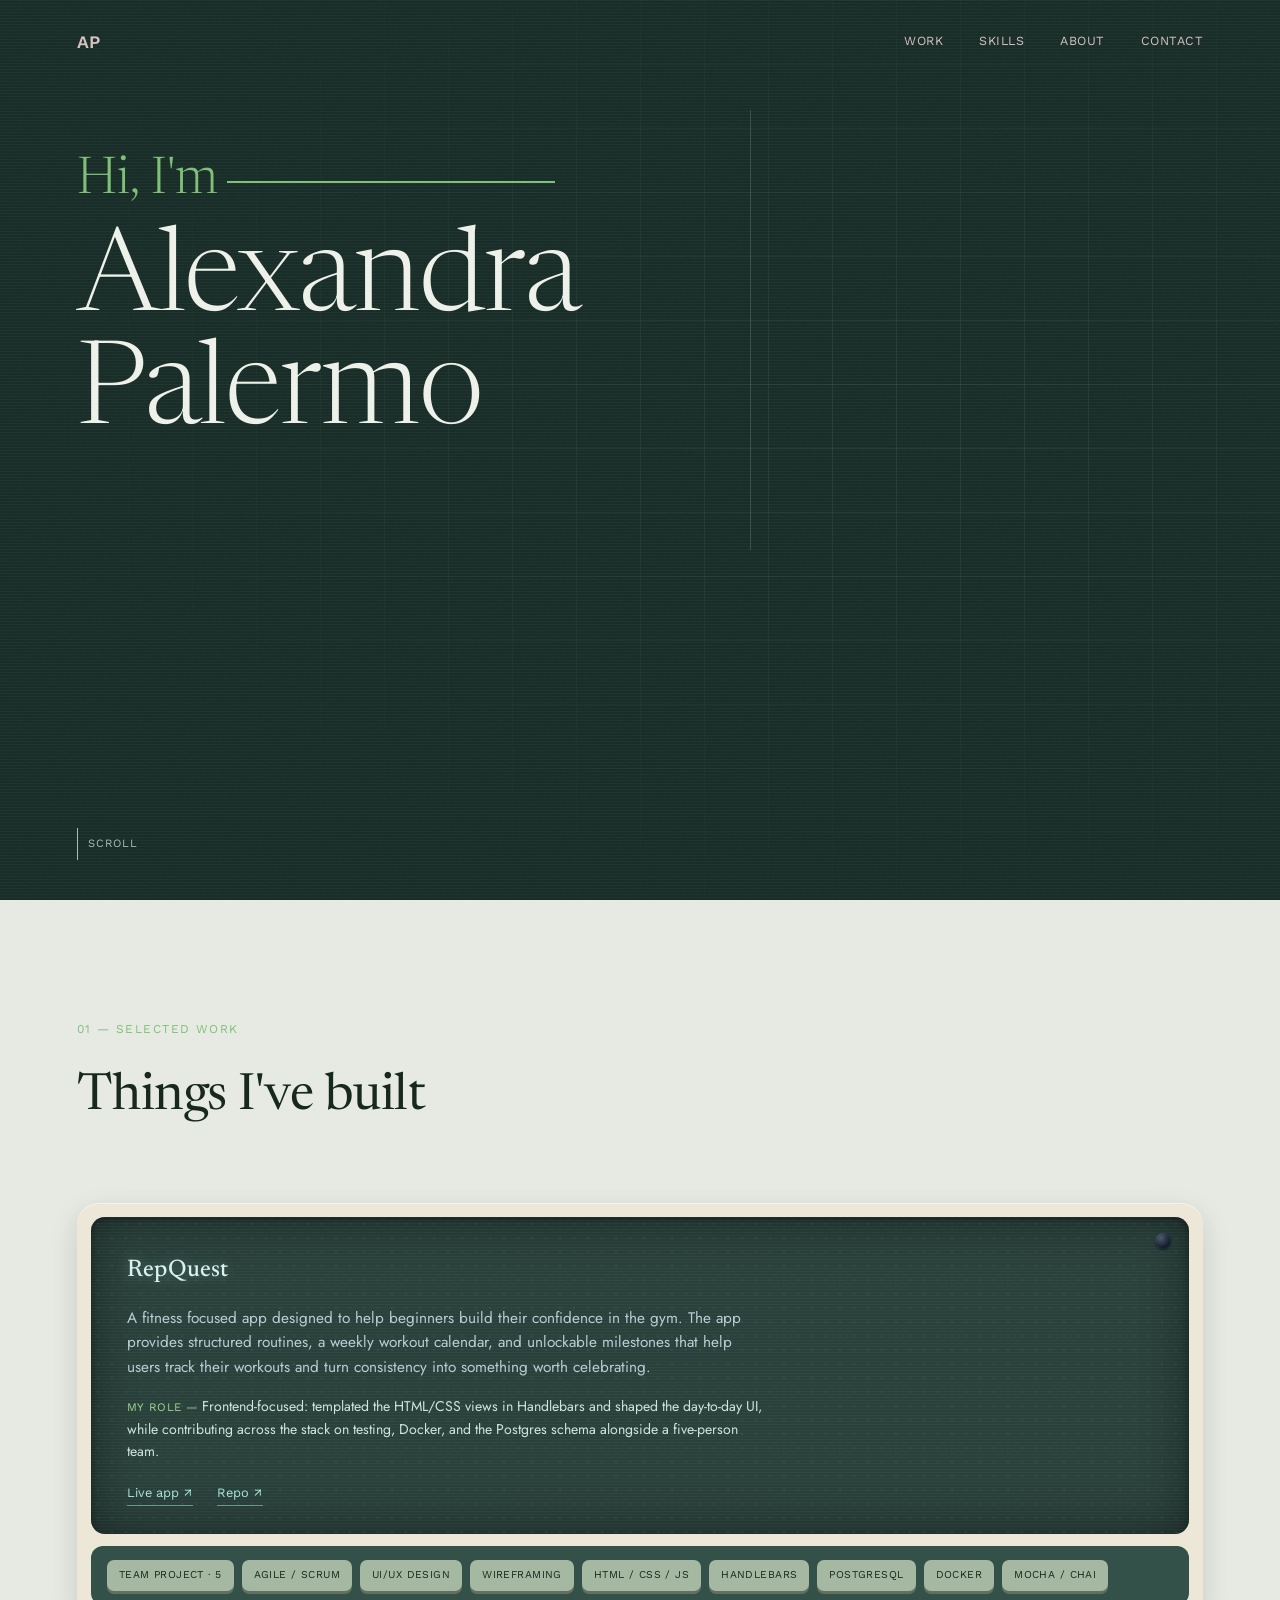
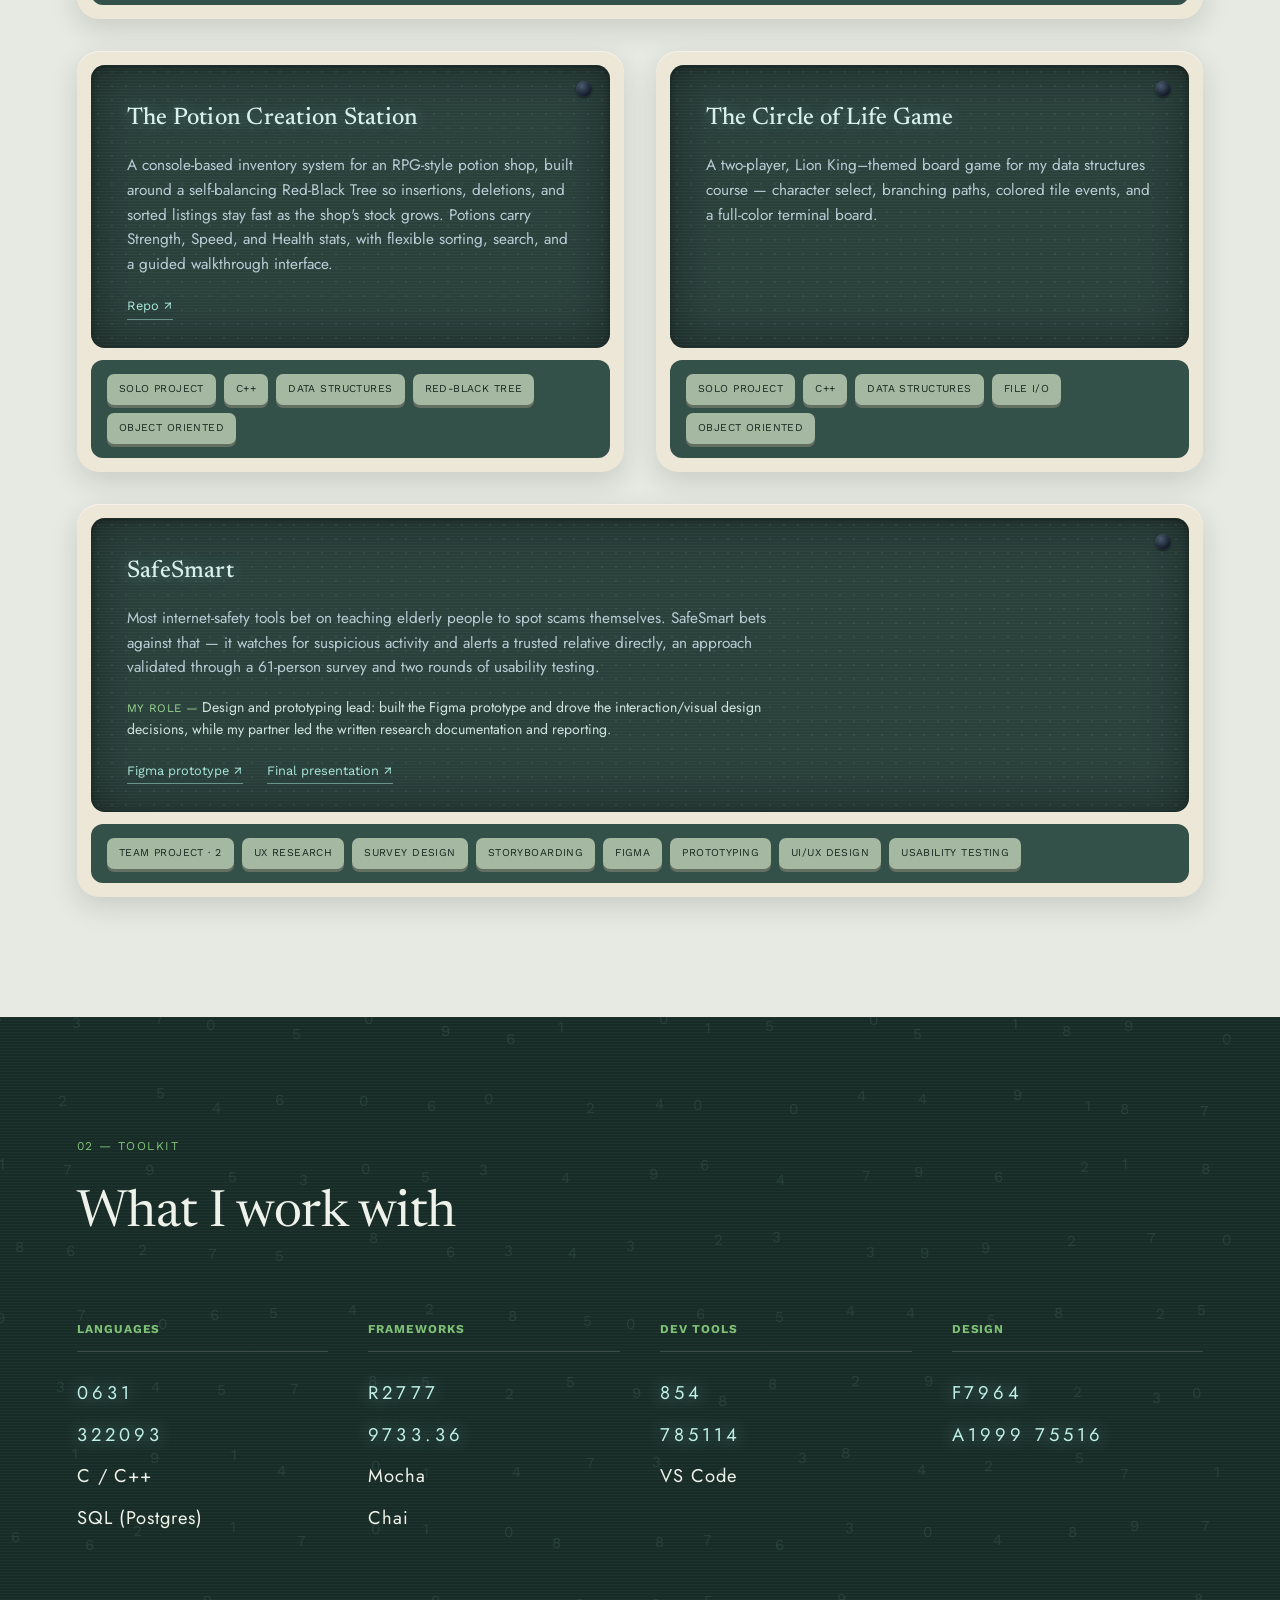
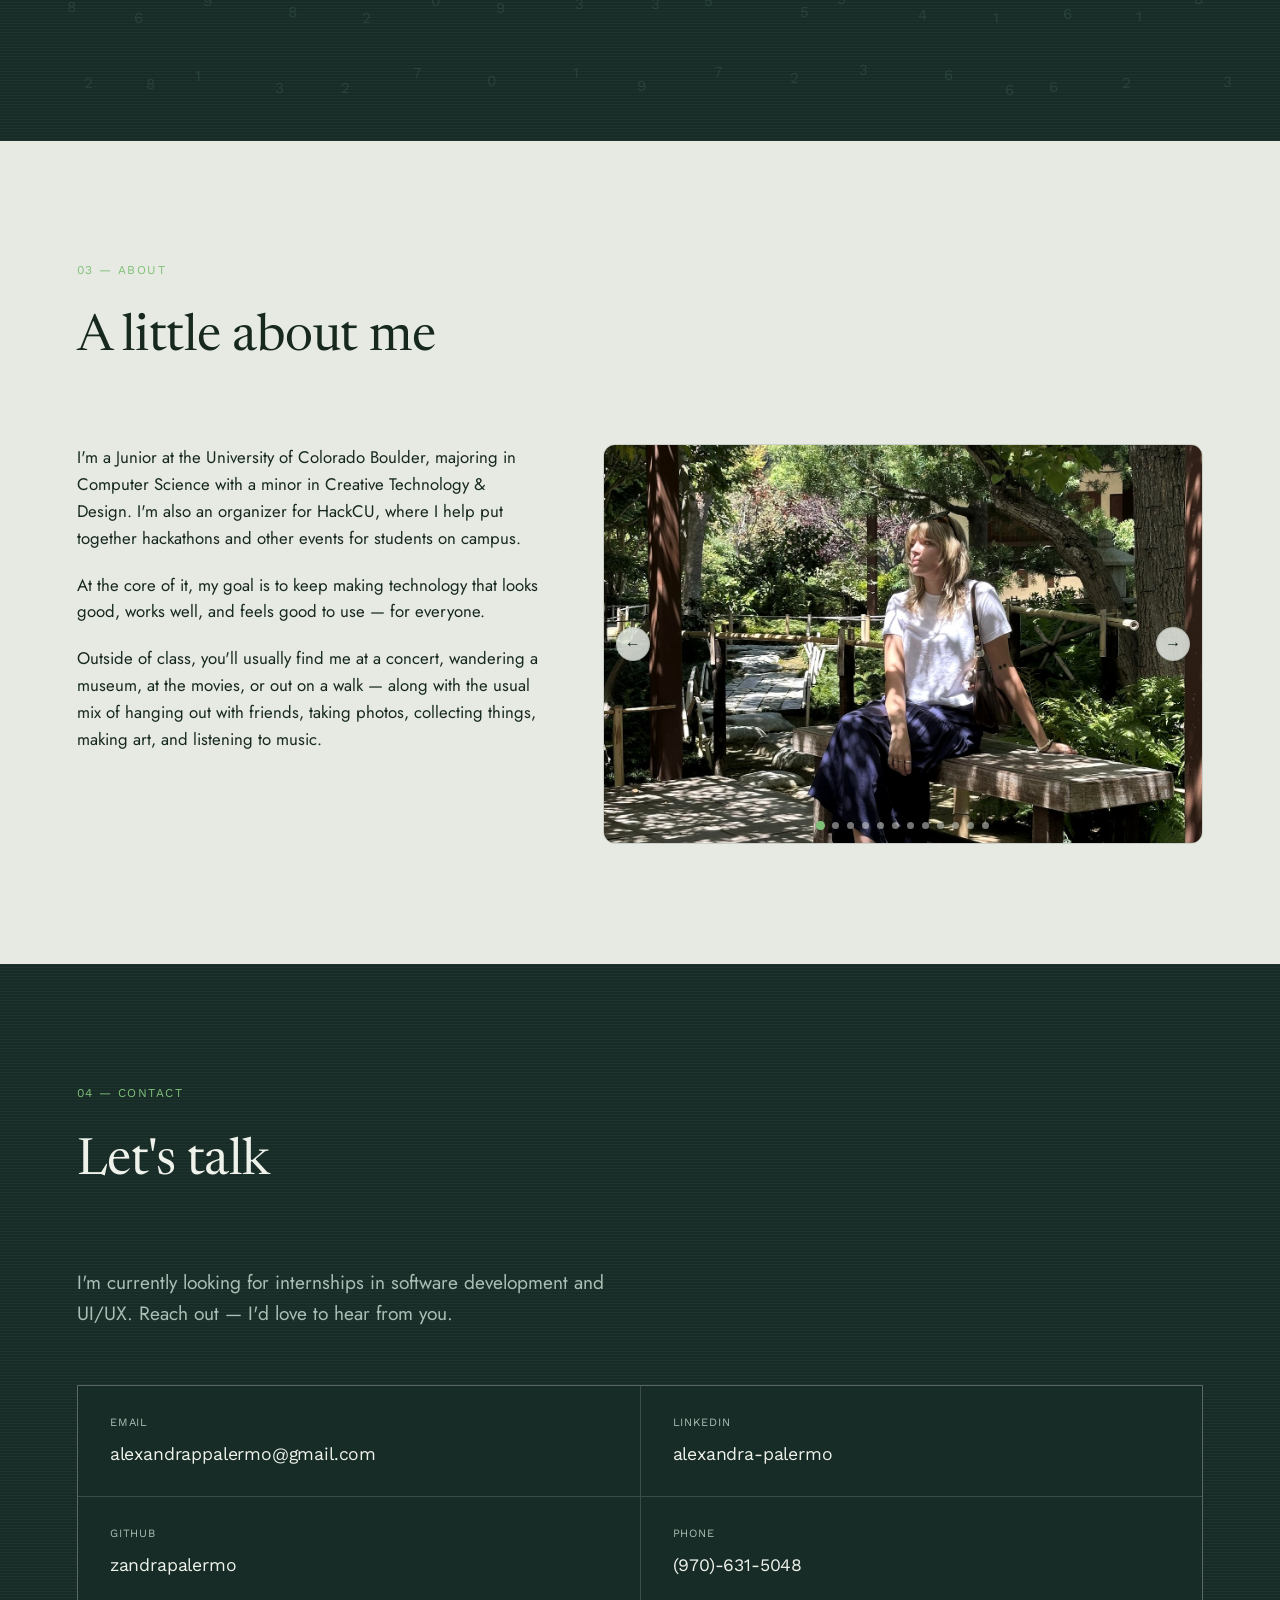
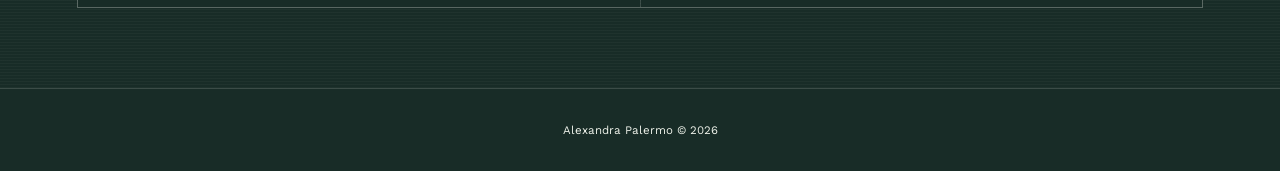
<file: index.html>
<!DOCTYPE html>
<html lang="en">
<head>
<meta charset="UTF-8">
<meta name="viewport" content="width=device-width, initial-scale=1.0">
<title>Alexandra Palermo — Portfolio</title>
<meta name="description" content="A Computer Science and Creative Technology student who strives to weave her creativity throughout her technical work.">
<meta property="og:type" content="website">
<meta property="og:url" content="https://alexandra-palermo.com/">
<meta property="og:title" content="Alexandra Palermo — Portfolio">
<meta property="og:description" content="A Computer Science and Creative Technology student who strives to weave her creativity throughout her technical work.">
<meta property="og:image" content="https://alexandra-palermo.com/img/profile/og-preview.png">
<meta property="og:image:width" content="1200">
<meta property="og:image:height" content="630">
<meta name="twitter:card" content="summary_large_image">
<meta name="twitter:title" content="Alexandra Palermo — Portfolio">
<meta name="twitter:description" content="A Computer Science and Creative Technology student who strives to weave her creativity throughout her technical work.">
<meta name="twitter:image" content="https://alexandra-palermo.com/img/profile/og-preview.png">
<link rel="icon" type="image/svg+xml" href="favicon.svg">
<link rel="icon" type="image/png" href="favicon.png">
<link rel="apple-touch-icon" href="apple-touch-icon.png">
<link rel="preconnect" href="https://fonts.googleapis.com">
<link rel="preconnect" href="https://fonts.gstatic.com" crossorigin>
<link href="https://fonts.googleapis.com/css2?family=Newsreader:opsz,wght@6..72,300;6..72,400;6..72,500&family=Jost:wght@400;500&family=Work+Sans:wght@400;500&display=swap" rel="stylesheet">
<link rel="stylesheet" href="style.css?v=102">
</head>
<body>

<div class="grain"></div>

<nav id="nav">
  <a href="/" class="nav-mark">AP</a>
  <div class="nav-links">
    <a href="/work">Work</a>
    <a href="/skills">Skills</a>
    <a href="/about">About</a>
    <a href="/contact">Contact</a>
  </div>
</nav>

<header id="top" class="hero">
  <div class="hero-content">
    <div class="hero-intro">
      <h1><span class="hero-greeting">Hi, I'm</span> Alexandra<br>Palermo</h1>
      <p class="hero-pitch">A Computer Science and Creative Technology student who strives to weave her creativity throughout her technical work.</p>
      <div class="hero-actions">
        <a href="/work" class="btn btn-primary">See my work</a>
        <a href="/contact" class="btn btn-ghost">Get in touch</a>
      </div>
    </div>
    <div class="hero-visual">
      <div class="hero-photo">
        <img src="img/profile/headshot.jpg" alt="Alexandra Palermo">
      </div>
    </div>
  </div>

  <div class="scroll-cue" aria-hidden="true">
    <span></span>
    <p>scroll</p>
  </div>
</header>

<main>

  <section id="work" class="section">
    <div class="section-head">
      <p class="eyebrow">01 — Selected Work</p>
      <h2>Things I've built</h2>
    </div>

    <div class="project-grid">

      <article class="project-card featured" data-href="/repquest">
        <div class="project-screen">
          <span class="crt-knob" aria-hidden="true"></span>
          <h3><a href="/repquest">RepQuest</a></h3>
          <p class="project-desc">A fitness focused app designed to help beginners build their confidence in the gym. The app provides structured routines, a weekly workout calendar, and unlockable milestones that help users track their workouts and turn consistency into something worth celebrating.</p>
          <p class="project-role"><span>My role —</span> Frontend-focused: templated the HTML/CSS views in Handlebars and shaped the day-to-day UI, while contributing across the stack on testing, Docker, and the Postgres schema alongside a five-person team.</p>
          <div class="project-links">
            <a href="https://group-project-buffbuffs-repquest.onrender.com" target="_blank" rel="noopener">Live app ↗</a>
            <a href="https://github.com/CU-CSCI3308-Fall2025/group-project-BuffBuffs-RepQuest" target="_blank" rel="noopener">Repo ↗</a>
          </div>
        </div>
        <div class="project-keys">
          <span class="tag">TEAM PROJECT · 5</span>
          <span class="tag">AGILE / SCRUM</span>
          <span class="tag">UI/UX DESIGN</span>
          <span class="tag">WIREFRAMING</span>
          <span class="tag">HTML / CSS / JS</span>
          <span class="tag">HANDLEBARS</span>
          <span class="tag">POSTGRESQL</span>
          <span class="tag">DOCKER</span>
          <span class="tag">MOCHA / CHAI</span>
        </div>
      </article>

      <article class="project-card" data-href="/potion-creation-station">
        <div class="project-screen">
          <span class="crt-knob" aria-hidden="true"></span>
          <h3><a href="/potion-creation-station">The Potion Creation Station</a></h3>
          <p class="project-desc">A console-based inventory system for an RPG-style potion shop, built around a self-balancing Red-Black Tree so insertions, deletions, and sorted listings stay fast as the shop's stock grows. Potions carry Strength, Speed, and Health stats, with flexible sorting, search, and a guided walkthrough interface.</p>
          <div class="project-links">
            <a href="https://github.com/zandrapalermo/RBT-Potion-Creation-Station" target="_blank" rel="noopener">Repo ↗</a>
          </div>
        </div>
        <div class="project-keys">
          <span class="tag">SOLO PROJECT</span>
          <span class="tag">C++</span>
          <span class="tag">DATA STRUCTURES</span>
          <span class="tag">RED-BLACK TREE</span>
          <span class="tag">OBJECT ORIENTED</span>
        </div>
      </article>

      <article class="project-card" data-href="/pride-rock">
        <div class="project-screen">
          <span class="crt-knob" aria-hidden="true"></span>
          <h3><a href="/pride-rock">The Circle of Life Game</a></h3>
          <p class="project-desc">A two-player, Lion King–themed board game for my data structures course — character select, branching paths, colored tile events, and a full-color terminal board.</p>
        </div>
        <div class="project-keys">
          <span class="tag">SOLO PROJECT</span>
          <span class="tag">C++</span>
          <span class="tag">DATA STRUCTURES</span>
          <span class="tag">FILE I/O</span>
          <span class="tag">OBJECT ORIENTED</span>
        </div>
      </article>

      <article class="project-card featured" data-href="/safesmart">
        <div class="project-screen">
          <span class="crt-knob" aria-hidden="true"></span>
          <h3><a href="/safesmart">SafeSmart</a></h3>
          <p class="project-desc">Most internet-safety tools bet on teaching elderly people to spot scams themselves. SafeSmart bets against that — it watches for suspicious activity and alerts a trusted relative directly, an approach validated through a 61-person survey and two rounds of usability testing.</p>
          <p class="project-role"><span>My role —</span> Design and prototyping lead: built the Figma prototype and drove the interaction/visual design decisions, while my partner led the written research documentation and reporting.</p>
          <div class="project-links">
            <a href="https://www.figma.com/proto/GkllS864Kj6CJSe00pxnF3/Milestone-3--Copy-?node-id=2010-2161&t=O5nxgVzez357CGhD-0&scaling=min-zoom&content-scaling=fixed&page-id=0%3A1&starting-point-node-id=2010%3A2161" target="_blank" rel="noopener">Figma prototype ↗</a>
            <a href="docs/safesmart-presentation.pdf" target="_blank" rel="noopener">Final presentation ↗</a>
          </div>
        </div>
        <div class="project-keys">
          <span class="tag">TEAM PROJECT · 2</span>
          <span class="tag">UX RESEARCH</span>
          <span class="tag">SURVEY DESIGN</span>
          <span class="tag">STORYBOARDING</span>
          <span class="tag">FIGMA</span>
          <span class="tag">PROTOTYPING</span>
          <span class="tag">UI/UX DESIGN</span>
          <span class="tag">USABILITY TESTING</span>
        </div>
      </article>

    </div>
  </section>

  <section id="skills" class="section section-dark">
    <div class="section-head">
      <p class="eyebrow">02 — Toolkit</p>
      <h2>What I work with</h2>
    </div>

    <div class="skills-grid">
      <div class="skill-group">
        <h4>Languages</h4>
        <ul>
          <li>Java</li>
          <li>Python</li>
          <li>C / C++</li>
          <li>SQL (Postgres)</li>
          <li>JavaScript</li>
          <li>HTML / CSS</li>
        </ul>
      </div>
      <div class="skill-group">
        <h4>Frameworks</h4>
        <ul>
          <li>React</li>
          <li>Node.js</li>
          <li>Mocha</li>
          <li>Chai</li>
        </ul>
      </div>
      <div class="skill-group">
        <h4>Dev Tools</h4>
        <ul>
          <li>Git</li>
          <li>Docker</li>
          <li>VS Code</li>
        </ul>
      </div>
      <div class="skill-group">
        <h4>Design</h4>
        <ul>
          <li>Figma</li>
          <li>Adobe Suite</li>
        </ul>
      </div>
    </div>
  </section>

  <section id="about" class="section">
    <div class="section-head">
      <p class="eyebrow">03 — About</p>
      <h2>A little about me</h2>
    </div>
    <div class="about-layout">
      <div class="prose">
        <p>I'm a Junior at the University of Colorado Boulder, majoring in Computer Science with a minor in Creative Technology &amp; Design. I'm also an organizer for HackCU, where I help put together hackathons and other events for students on campus.</p>
        <p>At the core of it, my goal is to keep making technology that looks good, works well, and feels good to use — for everyone.</p>
        <p>Outside of class, you'll usually find me at a concert, wandering a museum, at the movies, or out on a walk — along with the usual mix of hanging out with friends, taking photos, collecting things, making art, and listening to music.</p>
      </div>

      <div class="about-carousel">
        <div class="about-carousel-track">
          <figure class="about-carousel-slide"><img src="img/about/photo-12.jpg" alt="Alexandra sitting on a bench in a Japanese garden"></figure>
          <figure class="about-carousel-slide"><img src="img/about/photo-8.jpg" alt="Alexandra laughing with a friend during a photoshoot"></figure>
          <figure class="about-carousel-slide"><img src="img/about/photo-4.jpg" alt="Alexandra sitting with her camera overlooking a city skyline"></figure>
          <figure class="about-carousel-slide"><img src="img/about/photo-5.jpg" alt="Looking down at a KAWS figure on display at a museum"></figure>
          <figure class="about-carousel-slide"><img src="img/about/photo-2.jpg" alt="Alexandra working on the RepQuest achievements page with teammates"></figure>
          <figure class="about-carousel-slide"><img src="img/about/photo-3.jpg" alt="A collage art piece in progress on a desk"></figure>
          <figure class="about-carousel-slide"><img src="img/about/photo-6.jpg" alt="Alexandra hugging a friend at a concert"></figure>
          <figure class="about-carousel-slide"><img src="img/about/photo-7.jpg" alt="Alexandra and a friend at an amphitheater concert at night"></figure>
          <figure class="about-carousel-slide"><img src="img/about/photo-1.jpg" alt="Alexandra laughing with her hand over her face"></figure>
          <figure class="about-carousel-slide"><img src="img/about/photo-9.jpg" alt="Alexandra and her mom at the beach at sunset"></figure>
          <figure class="about-carousel-slide"><img src="img/about/photo-10.jpg" alt="Family photographed in a convex mirror outside on campus"></figure>
          <figure class="about-carousel-slide"><img src="img/about/photo-11.jpg" alt="Alexandra with her dog"></figure>
        </div>
        <button type="button" class="carousel-btn carousel-prev" aria-label="Previous photo">←</button>
        <button type="button" class="carousel-btn carousel-next" aria-label="Next photo">→</button>
        <div class="carousel-dots" aria-hidden="true"></div>
      </div>
    </div>
  </section>

  <section id="contact" class="section section-dark contact-section">
    <div class="section-head">
      <p class="eyebrow">04 — Contact</p>
      <h2>Let's talk</h2>
    </div>
    <p class="contact-lede">I'm currently looking for internships in software development and UI/UX. Reach out — I'd love to hear from you.</p>
    <div class="contact-links">
      <a href="mailto:alexandrappalermo@gmail.com" class="contact-link">
        <span class="contact-label">Email</span>
        <span class="contact-value">alexandrappalermo@gmail.com</span>
      </a>
      <a href="https://www.linkedin.com/in/alexandra-palermo-8b1145385/" target="_blank" rel="noopener" class="contact-link">
        <span class="contact-label">LinkedIn</span>
        <span class="contact-value">alexandra-palermo</span>
      </a>
      <a href="https://github.com/zandrapalermo" target="_blank" rel="noopener" class="contact-link">
        <span class="contact-label">GitHub</span>
        <span class="contact-value">zandrapalermo</span>
      </a>
      <span class="contact-link contact-link-static">
        <span class="contact-label">Phone</span>
        <span class="contact-value">(970)-631-5048</span>
      </span>
    </div>
  </section>

</main>

<footer class="site-footer site-footer-dark">
  <p>Alexandra Palermo © 2026</p>
</footer>

<script src="script.js?v=102"></script>
</body>
</html>
</file>
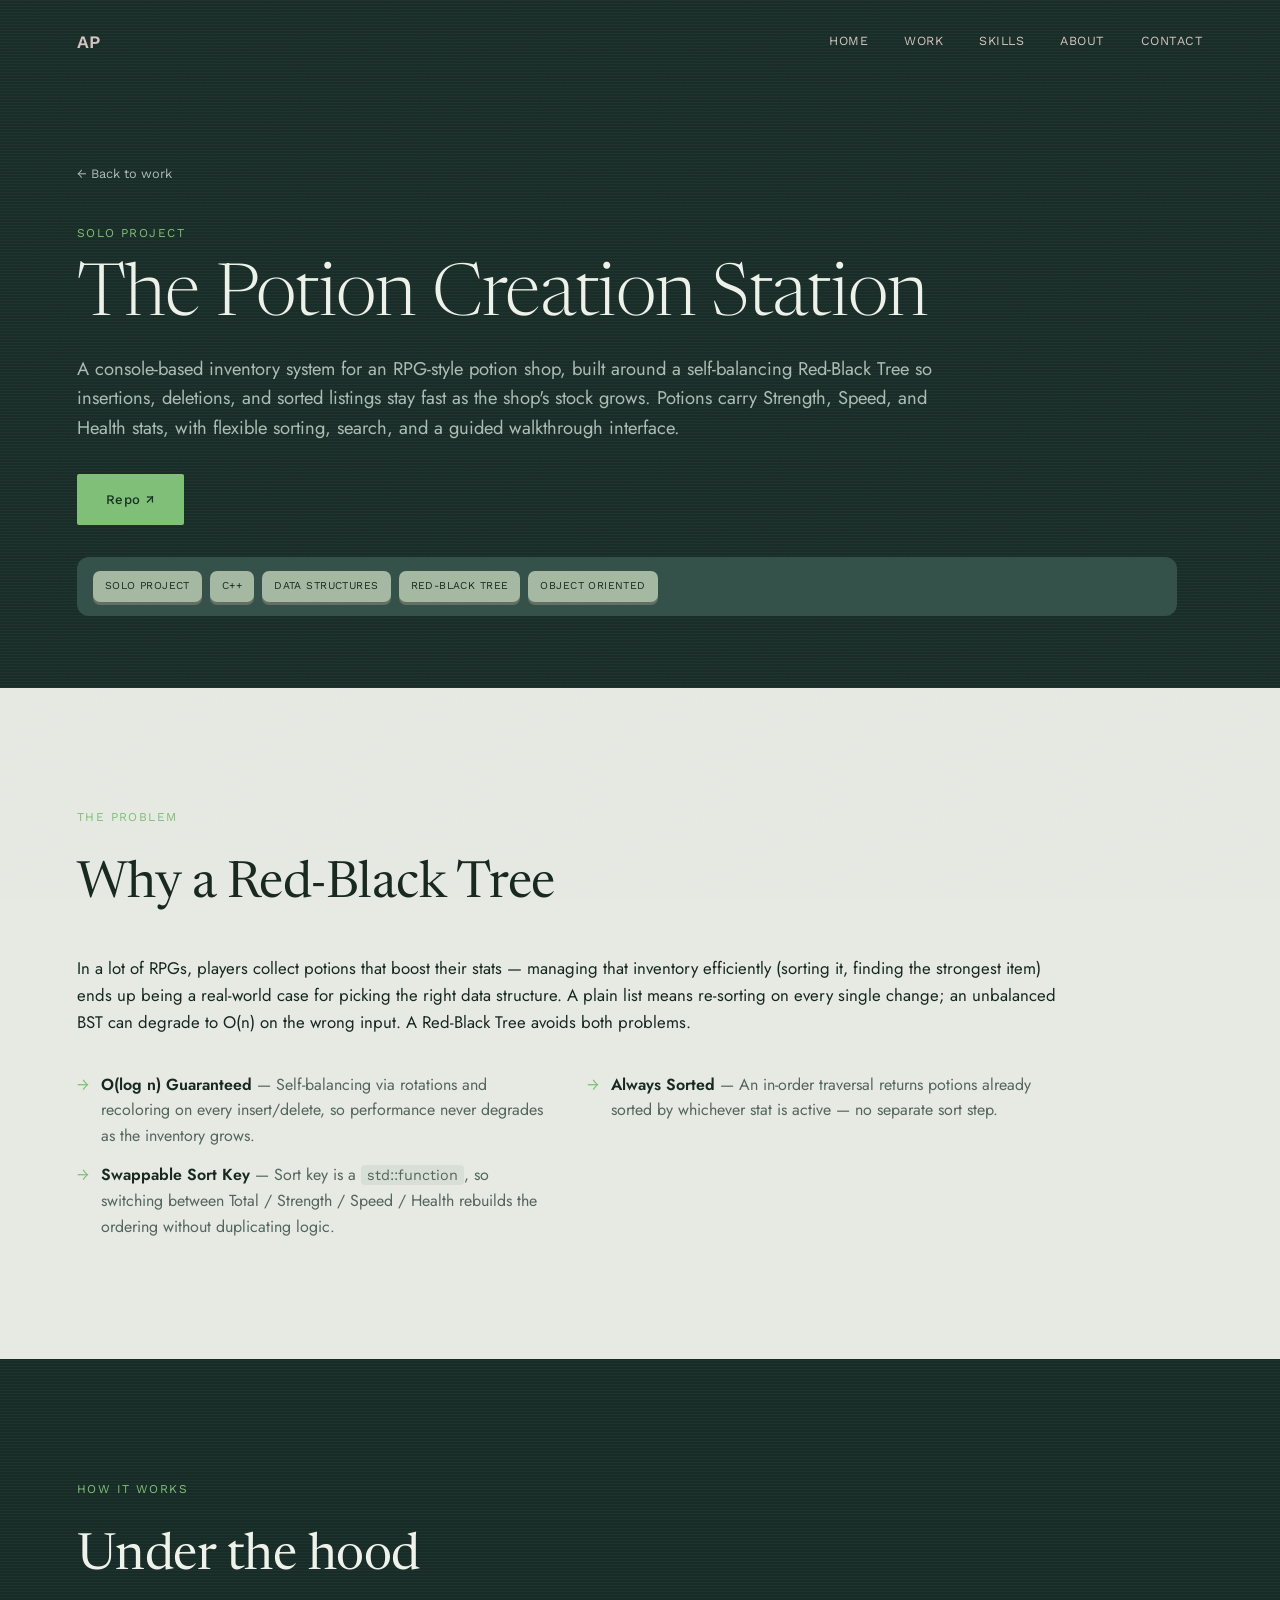
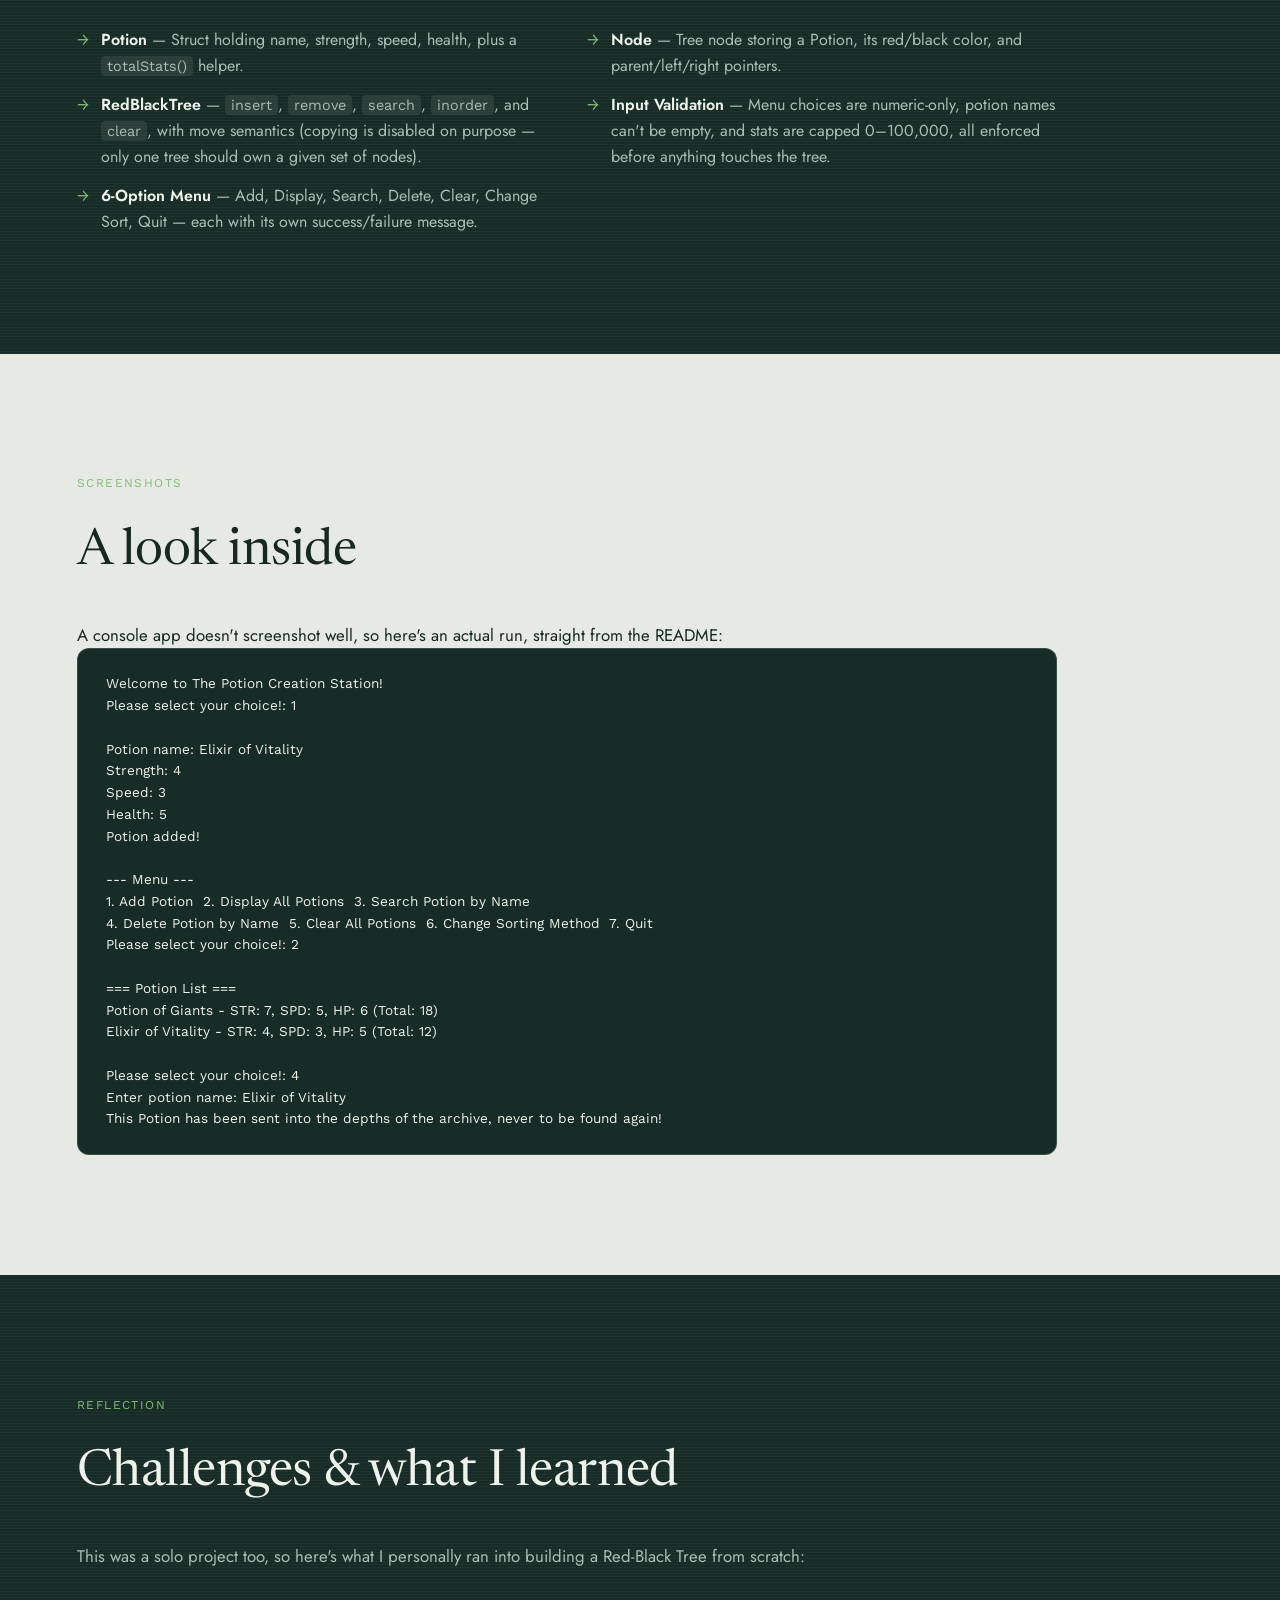
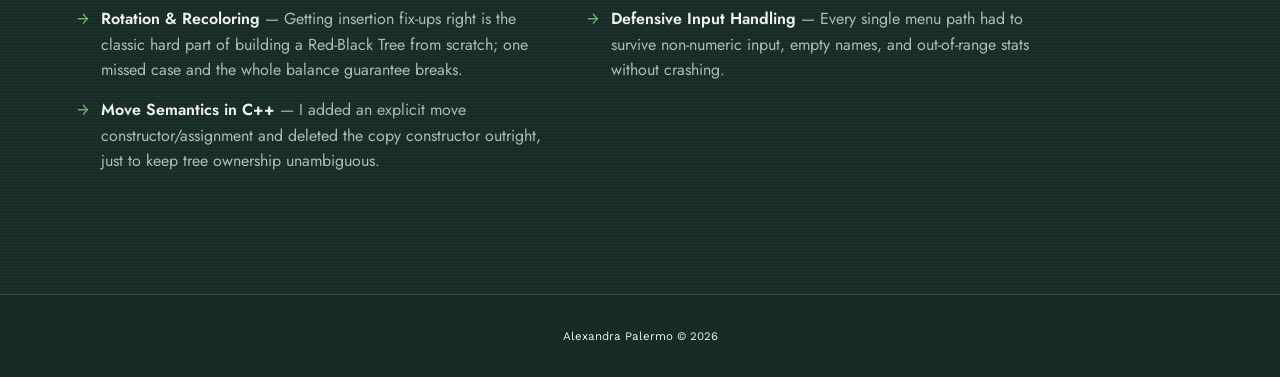
<file: potion-creation-station.html>
<!DOCTYPE html>
<html lang="en">
<head>
<meta charset="UTF-8">
<meta name="viewport" content="width=device-width, initial-scale=1.0">
<title>The Potion Creation Station — Alexandra Palermo</title>
<meta name="description" content="The Potion Creation Station — a console-based Red-Black Tree inventory system for an RPG-style potion shop, built by Alexandra Palermo.">
<meta property="og:type" content="website">
<meta property="og:url" content="https://alexandra-palermo.com/potion-creation-station">
<meta property="og:title" content="The Potion Creation Station — Alexandra Palermo">
<meta property="og:description" content="The Potion Creation Station — a console-based Red-Black Tree inventory system for an RPG-style potion shop, built by Alexandra Palermo.">
<meta property="og:image" content="https://alexandra-palermo.com/img/profile/og-preview.png">
<meta property="og:image:width" content="1200">
<meta property="og:image:height" content="630">
<meta name="twitter:card" content="summary_large_image">
<meta name="twitter:title" content="The Potion Creation Station — Alexandra Palermo">
<meta name="twitter:description" content="The Potion Creation Station — a console-based Red-Black Tree inventory system for an RPG-style potion shop, built by Alexandra Palermo.">
<meta name="twitter:image" content="https://alexandra-palermo.com/img/profile/og-preview.png">
<link rel="icon" type="image/svg+xml" href="favicon.svg">
<link rel="icon" type="image/png" href="favicon.png">
<link rel="apple-touch-icon" href="apple-touch-icon.png">
<link rel="preconnect" href="https://fonts.googleapis.com">
<link rel="preconnect" href="https://fonts.gstatic.com" crossorigin>
<link href="https://fonts.googleapis.com/css2?family=Newsreader:opsz,wght@6..72,300;6..72,400;6..72,500&family=Jost:wght@400;500&family=Work+Sans:wght@400;500&display=swap" rel="stylesheet">
<link rel="stylesheet" href="style.css?v=102">
</head>
<body>

<div class="grain"></div>

<nav id="nav">
  <a href="/" class="nav-mark">AP</a>
  <div class="nav-links">
    <a href="/">Home</a>
    <a href="/work">Work</a>
    <a href="/skills">Skills</a>
    <a href="/about">About</a>
    <a href="/contact">Contact</a>
  </div>
</nav>

<header class="project-hero">
  <div class="project-hero-content">
    <a href="/work" class="back-link">← Back to work</a>
    <p class="eyebrow">Solo Project</p>
    <h1>The Potion Creation Station</h1>
    <p class="project-hero-desc">A console-based inventory system for an RPG-style potion shop, built around a self-balancing Red-Black Tree so insertions, deletions, and sorted listings stay fast as the shop's stock grows. Potions carry Strength, Speed, and Health stats, with flexible sorting, search, and a guided walkthrough interface.</p>
    <div class="project-hero-links">
      <a href="https://github.com/zandrapalermo/RBT-Potion-Creation-Station" target="_blank" rel="noopener" class="btn btn-primary">Repo ↗</a>
    </div>
    <div class="project-keys">
      <span class="tag">SOLO PROJECT</span>
      <span class="tag">C++</span>
      <span class="tag">DATA STRUCTURES</span>
      <span class="tag">RED-BLACK TREE</span>
      <span class="tag">OBJECT ORIENTED</span>
    </div>
  </div>
</header>

<main>

  <section class="section project-detail-section">
    <div class="section-head">
      <p class="eyebrow">The Problem</p>
      <h2>Why a Red-Black Tree</h2>
    </div>
    <div class="prose">
      <p>In a lot of RPGs, players collect potions that boost their stats — managing that inventory efficiently (sorting it, finding the strongest item) ends up being a real-world case for picking the right data structure. A plain list means re-sorting on every single change; an unbalanced BST can degrade to O(n) on the wrong input. A Red-Black Tree avoids both problems.</p>
    </div>
    <ul class="role-list">
      <li><strong>O(log n) Guaranteed</strong> — Self-balancing via rotations and recoloring on every insert/delete, so performance never degrades as the inventory grows.</li>
      <li><strong>Always Sorted</strong> — An in-order traversal returns potions already sorted by whichever stat is active — no separate sort step.</li>
      <li><strong>Swappable Sort Key</strong> — Sort key is a <code>std::function</code>, so switching between Total / Strength / Speed / Health rebuilds the ordering without duplicating logic.</li>
    </ul>
  </section>

  <section class="section section-dark project-detail-section">
    <div class="section-head">
      <p class="eyebrow">How It Works</p>
      <h2>Under the hood</h2>
    </div>
    <ul class="role-list">
      <li><strong>Potion</strong> — Struct holding name, strength, speed, health, plus a <code>totalStats()</code> helper.</li>
      <li><strong>Node</strong> — Tree node storing a Potion, its red/black color, and parent/left/right pointers.</li>
      <li><strong>RedBlackTree</strong> — <code>insert</code>, <code>remove</code>, <code>search</code>, <code>inorder</code>, and <code>clear</code>, with move semantics (copying is disabled on purpose — only one tree should own a given set of nodes).</li>
      <li><strong>Input Validation</strong> — Menu choices are numeric-only, potion names can't be empty, and stats are capped 0–100,000, all enforced before anything touches the tree.</li>
      <li><strong>6-Option Menu</strong> — Add, Display, Search, Delete, Clear, Change Sort, Quit — each with its own success/failure message.</li>
    </ul>
  </section>

  <section class="section project-detail-section">
    <div class="section-head">
      <p class="eyebrow">Screenshots</p>
      <h2>A look inside</h2>
    </div>
    <div class="prose">
      <p>A console app doesn't screenshot well, so here's an actual run, straight from the README:</p>
    </div>
    <pre class="terminal-block">Welcome to The Potion Creation Station!
Please select your choice!: 1

Potion name: Elixir of Vitality
Strength: 4
Speed: 3
Health: 5
Potion added!

--- Menu ---
1. Add Potion  2. Display All Potions  3. Search Potion by Name
4. Delete Potion by Name  5. Clear All Potions  6. Change Sorting Method  7. Quit
Please select your choice!: 2

=== Potion List ===
Potion of Giants - STR: 7, SPD: 5, HP: 6 (Total: 18)
Elixir of Vitality - STR: 4, SPD: 3, HP: 5 (Total: 12)

Please select your choice!: 4
Enter potion name: Elixir of Vitality
This Potion has been sent into the depths of the archive, never to be found again!</pre>
  </section>

  <section class="section section-dark project-detail-section">
    <div class="section-head">
      <p class="eyebrow">Reflection</p>
      <h2>Challenges &amp; what I learned</h2>
    </div>
    <div class="prose">
      <p>This was a solo project too, so here's what I personally ran into building a Red-Black Tree from scratch:</p>
    </div>
    <ul class="role-list">
      <li><strong>Rotation &amp; Recoloring</strong> — Getting insertion fix-ups right is the classic hard part of building a Red-Black Tree from scratch; one missed case and the whole balance guarantee breaks.</li>
      <li><strong>Defensive Input Handling</strong> — Every single menu path had to survive non-numeric input, empty names, and out-of-range stats without crashing.</li>
      <li><strong>Move Semantics in C++</strong> — I added an explicit move constructor/assignment and deleted the copy constructor outright, just to keep tree ownership unambiguous.</li>
    </ul>
  </section>

</main>

<footer class="site-footer site-footer-dark">
  <p>Alexandra Palermo © 2026</p>
</footer>

<script src="script.js?v=102"></script>
</body>
</html>
</file>
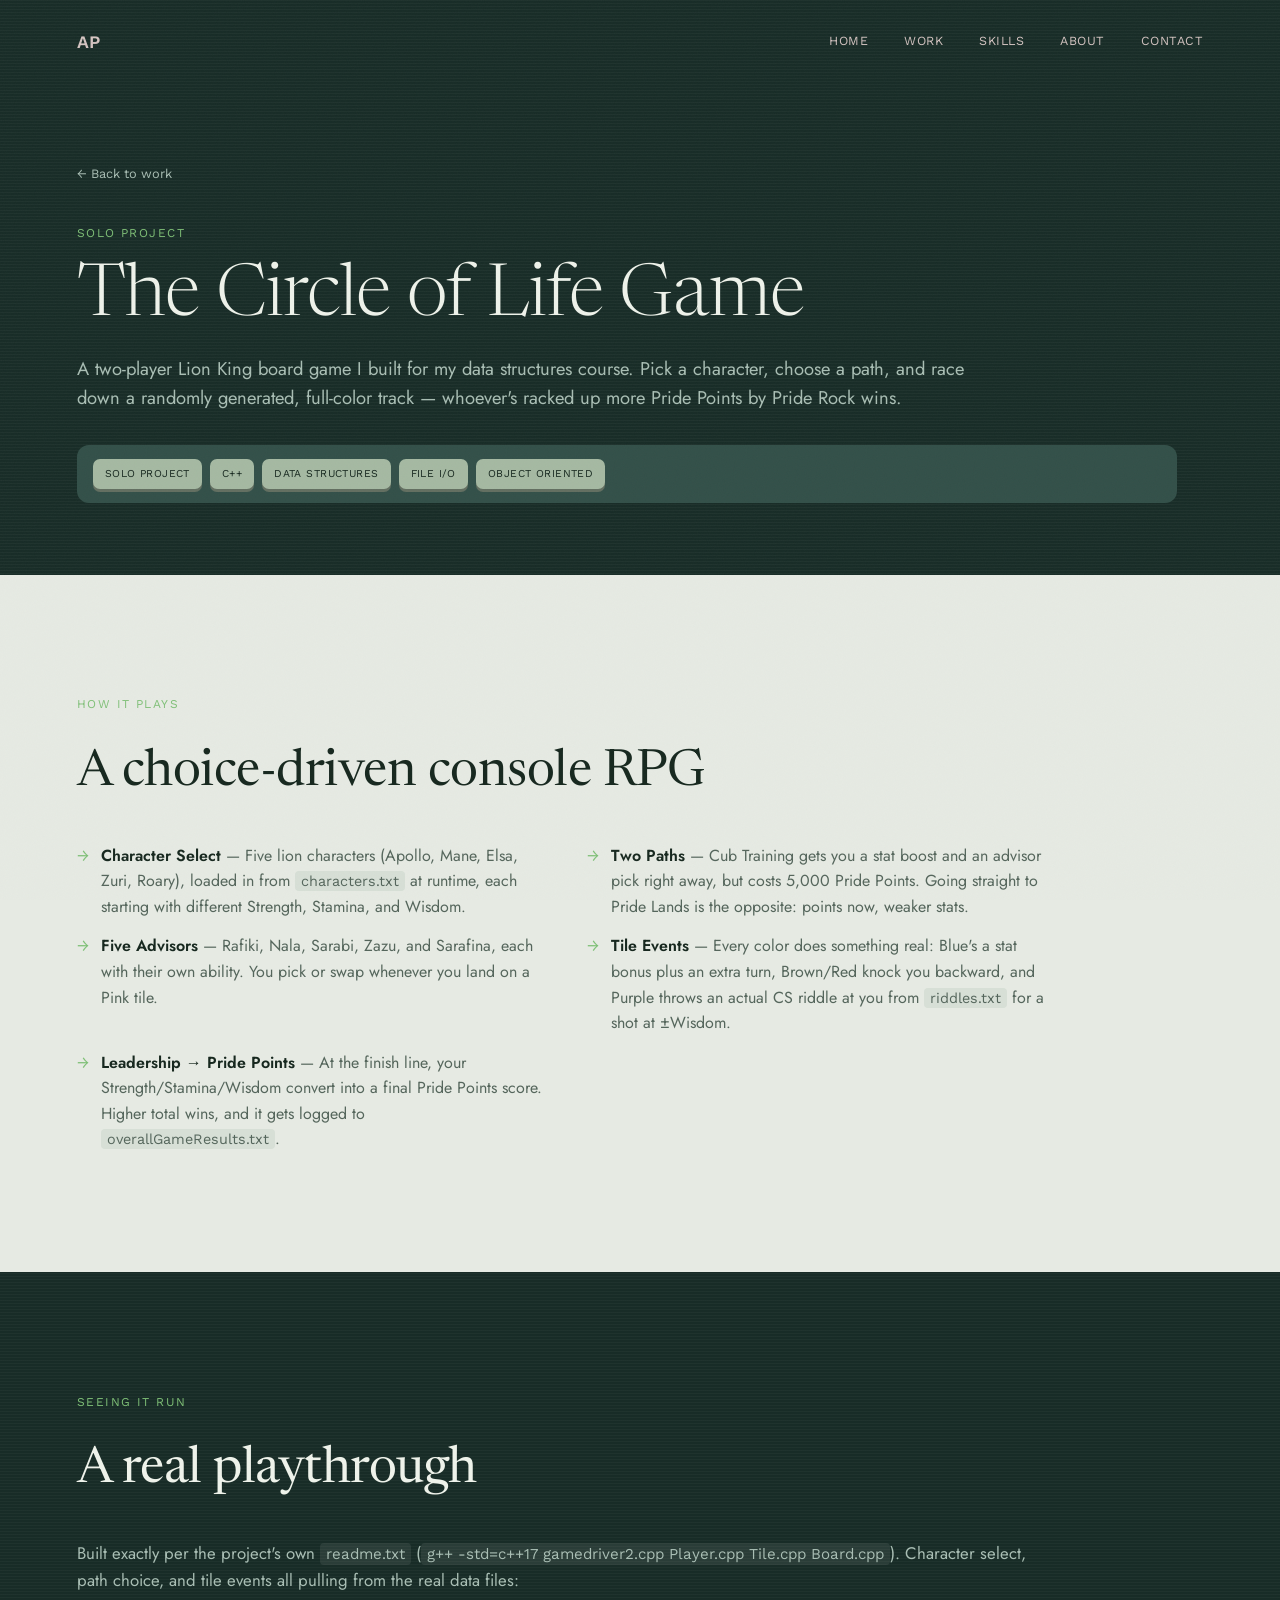
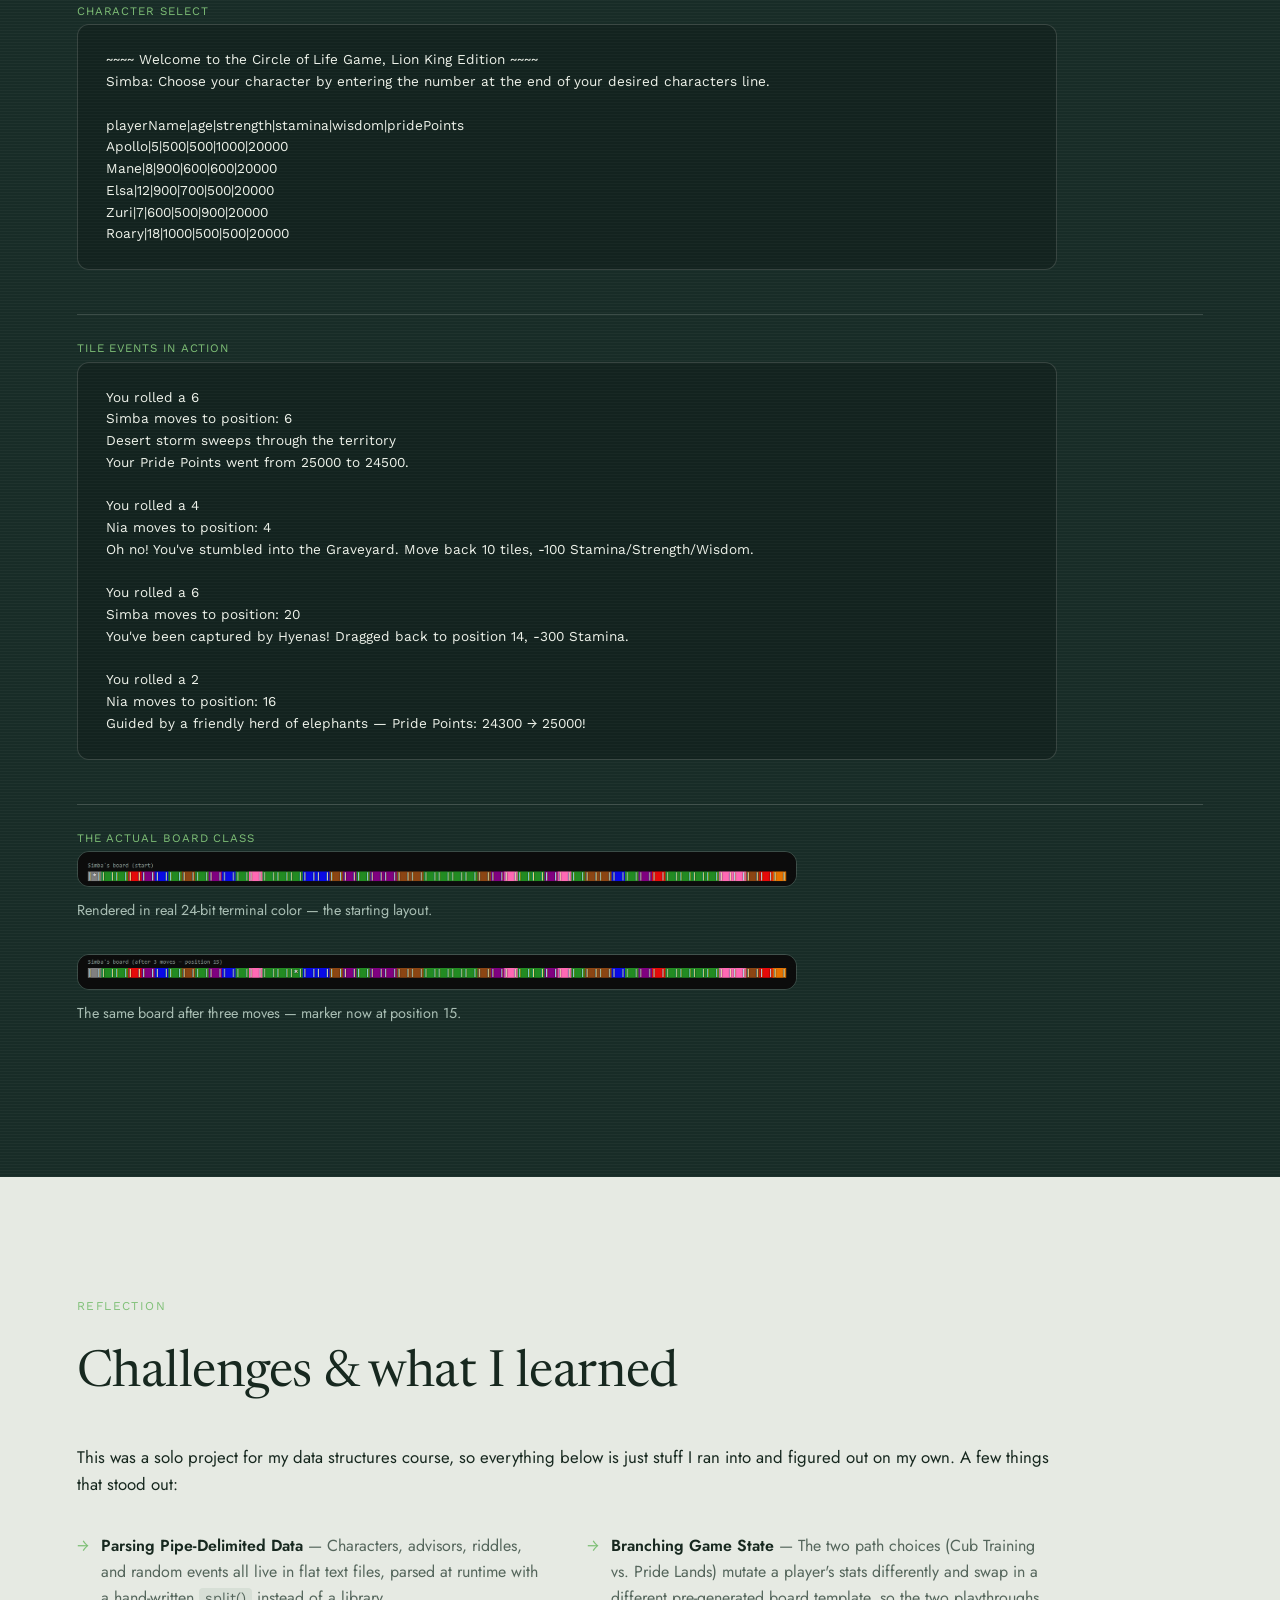
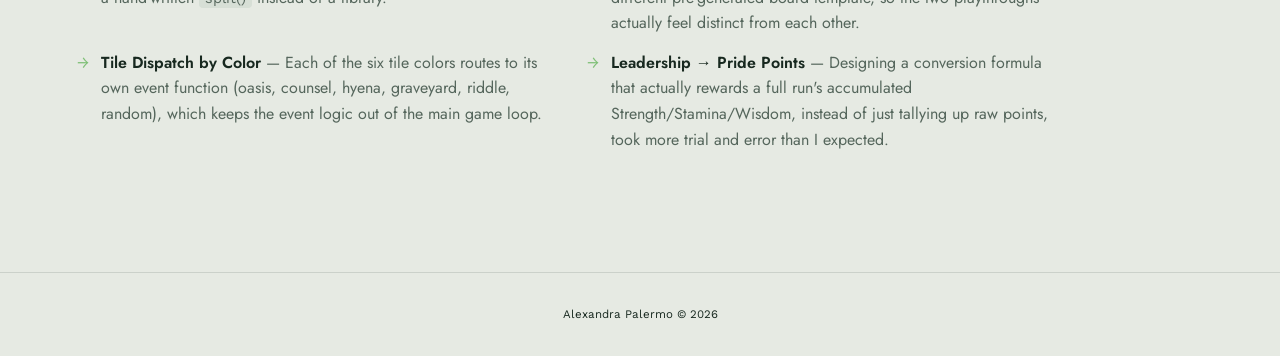
<file: pride-rock.html>
<!DOCTYPE html>
<html lang="en">
<head>
<meta charset="UTF-8">
<meta name="viewport" content="width=device-width, initial-scale=1.0">
<title>The Circle of Life Game — Alexandra Palermo</title>
<meta name="description" content="The Circle of Life Game, Lion King Edition — a two-player C++ board game built by Alexandra Palermo for her data structures course.">
<meta property="og:type" content="website">
<meta property="og:url" content="https://alexandra-palermo.com/pride-rock">
<meta property="og:title" content="The Circle of Life Game — Alexandra Palermo">
<meta property="og:description" content="The Circle of Life Game, Lion King Edition — a two-player C++ board game built by Alexandra Palermo for her data structures course.">
<meta property="og:image" content="https://alexandra-palermo.com/img/profile/og-preview.png">
<meta property="og:image:width" content="1200">
<meta property="og:image:height" content="630">
<meta name="twitter:card" content="summary_large_image">
<meta name="twitter:title" content="The Circle of Life Game — Alexandra Palermo">
<meta name="twitter:description" content="The Circle of Life Game, Lion King Edition — a two-player C++ board game built by Alexandra Palermo for her data structures course.">
<meta name="twitter:image" content="https://alexandra-palermo.com/img/profile/og-preview.png">
<link rel="icon" type="image/svg+xml" href="favicon.svg">
<link rel="icon" type="image/png" href="favicon.png">
<link rel="apple-touch-icon" href="apple-touch-icon.png">
<link rel="preconnect" href="https://fonts.googleapis.com">
<link rel="preconnect" href="https://fonts.gstatic.com" crossorigin>
<link href="https://fonts.googleapis.com/css2?family=Newsreader:opsz,wght@6..72,300;6..72,400;6..72,500&family=Jost:wght@400;500&family=Work+Sans:wght@400;500&display=swap" rel="stylesheet">
<link rel="stylesheet" href="style.css?v=102">
</head>
<body>

<div class="grain"></div>

<nav id="nav">
  <a href="/" class="nav-mark">AP</a>
  <div class="nav-links">
    <a href="/">Home</a>
    <a href="/work">Work</a>
    <a href="/skills">Skills</a>
    <a href="/about">About</a>
    <a href="/contact">Contact</a>
  </div>
</nav>

<header class="project-hero">
  <div class="project-hero-content">
    <a href="/work" class="back-link">← Back to work</a>
    <p class="eyebrow">Solo Project</p>
    <h1>The Circle of Life Game</h1>
    <p class="project-hero-desc">A two-player Lion King board game I built for my data structures course. Pick a character, choose a path, and race down a randomly generated, full-color track — whoever's racked up more Pride Points by Pride Rock wins.</p>
    <div class="project-keys">
      <span class="tag">SOLO PROJECT</span>
      <span class="tag">C++</span>
      <span class="tag">DATA STRUCTURES</span>
      <span class="tag">FILE I/O</span>
      <span class="tag">OBJECT ORIENTED</span>
    </div>
  </div>
</header>

<main>

  <section class="section project-detail-section">
    <div class="section-head">
      <p class="eyebrow">How It Plays</p>
      <h2>A choice-driven console RPG</h2>
    </div>
    <ul class="role-list">
      <li><strong>Character Select</strong> — Five lion characters (Apollo, Mane, Elsa, Zuri, Roary), loaded in from <code>characters.txt</code> at runtime, each starting with different Strength, Stamina, and Wisdom.</li>
      <li><strong>Two Paths</strong> — Cub Training gets you a stat boost and an advisor pick right away, but costs 5,000 Pride Points. Going straight to Pride Lands is the opposite: points now, weaker stats.</li>
      <li><strong>Five Advisors</strong> — Rafiki, Nala, Sarabi, Zazu, and Sarafina, each with their own ability. You pick or swap whenever you land on a Pink tile.</li>
      <li><strong>Tile Events</strong> — Every color does something real: Blue's a stat bonus plus an extra turn, Brown/Red knock you backward, and Purple throws an actual CS riddle at you from <code>riddles.txt</code> for a shot at ±Wisdom.</li>
      <li><strong>Leadership → Pride Points</strong> — At the finish line, your Strength/Stamina/Wisdom convert into a final Pride Points score. Higher total wins, and it gets logged to <code>overallGameResults.txt</code>.</li>
    </ul>
  </section>

  <section class="section section-dark project-detail-section">
    <div class="section-head">
      <p class="eyebrow">Seeing It Run</p>
      <h2>A real playthrough</h2>
    </div>
    <div class="prose">
      <p>Built exactly per the project's own <code>readme.txt</code> (<code>g++ -std=c++17 gamedriver2.cpp Player.cpp Tile.cpp Board.cpp</code>). Character select, path choice, and tile events all pulling from the real data files:</p>
    </div>
    <p class="subsection-label">Character Select</p>
    <pre class="terminal-block">~~~~ Welcome to the Circle of Life Game, Lion King Edition ~~~~
Simba: Choose your character by entering the number at the end of your desired characters line.

playerName|age|strength|stamina|wisdom|pridePoints
Apollo|5|500|500|1000|20000
Mane|8|900|600|600|20000
Elsa|12|900|700|500|20000
Zuri|7|600|500|900|20000
Roary|18|1000|500|500|20000</pre>

    <p class="subsection-label">Tile Events in Action</p>
    <pre class="terminal-block">You rolled a 6
Simba moves to position: 6
Desert storm sweeps through the territory
Your Pride Points went from 25000 to 24500.

You rolled a 4
Nia moves to position: 4
Oh no! You've stumbled into the Graveyard. Move back 10 tiles, -100 Stamina/Strength/Wisdom.

You rolled a 6
Simba moves to position: 20
You've been captured by Hyenas! Dragged back to position 14, -300 Stamina.

You rolled a 2
Nia moves to position: 16
Guided by a friendly herd of elephants — Pride Points: 24300 → 25000!</pre>
    <p class="subsection-label">The Actual Board Class</p>
    <figure class="storyboard-frame no-zoom">
      <img src="img/boardgame/board-start.png" alt="Real terminal render of Simba's board at the start: a grey start tile and a mix of green, blue, pink, brown, red, and purple tiles.">
      <figcaption>Rendered in real 24-bit terminal color — the starting layout.</figcaption>
    </figure>
    <figure class="storyboard-frame no-zoom">
      <img src="img/boardgame/board-after.png" alt="Real terminal render of Simba's board after three moves, with the player marker now on a green tile at position 15.">
      <figcaption>The same board after three moves — marker now at position 15.</figcaption>
    </figure>
  </section>

  <section class="section project-detail-section">
    <div class="section-head">
      <p class="eyebrow">Reflection</p>
      <h2>Challenges &amp; what I learned</h2>
    </div>
    <div class="prose">
      <p>This was a solo project for my data structures course, so everything below is just stuff I ran into and figured out on my own. A few things that stood out:</p>
    </div>
    <ul class="role-list">
      <li><strong>Parsing Pipe-Delimited Data</strong> — Characters, advisors, riddles, and random events all live in flat text files, parsed at runtime with a hand-written <code>split()</code> instead of a library.</li>
      <li><strong>Branching Game State</strong> — The two path choices (Cub Training vs. Pride Lands) mutate a player's stats differently and swap in a different pre-generated board template, so the two playthroughs actually feel distinct from each other.</li>
      <li><strong>Tile Dispatch by Color</strong> — Each of the six tile colors routes to its own event function (oasis, counsel, hyena, graveyard, riddle, random), which keeps the event logic out of the main game loop.</li>
      <li><strong>Leadership → Pride Points</strong> — Designing a conversion formula that actually rewards a full run's accumulated Strength/Stamina/Wisdom, instead of just tallying up raw points, took more trial and error than I expected.</li>
    </ul>
  </section>

</main>

<footer class="site-footer">
  <p>Alexandra Palermo © 2026</p>
</footer>

<script src="script.js?v=102"></script>
</body>
</html>
</file>
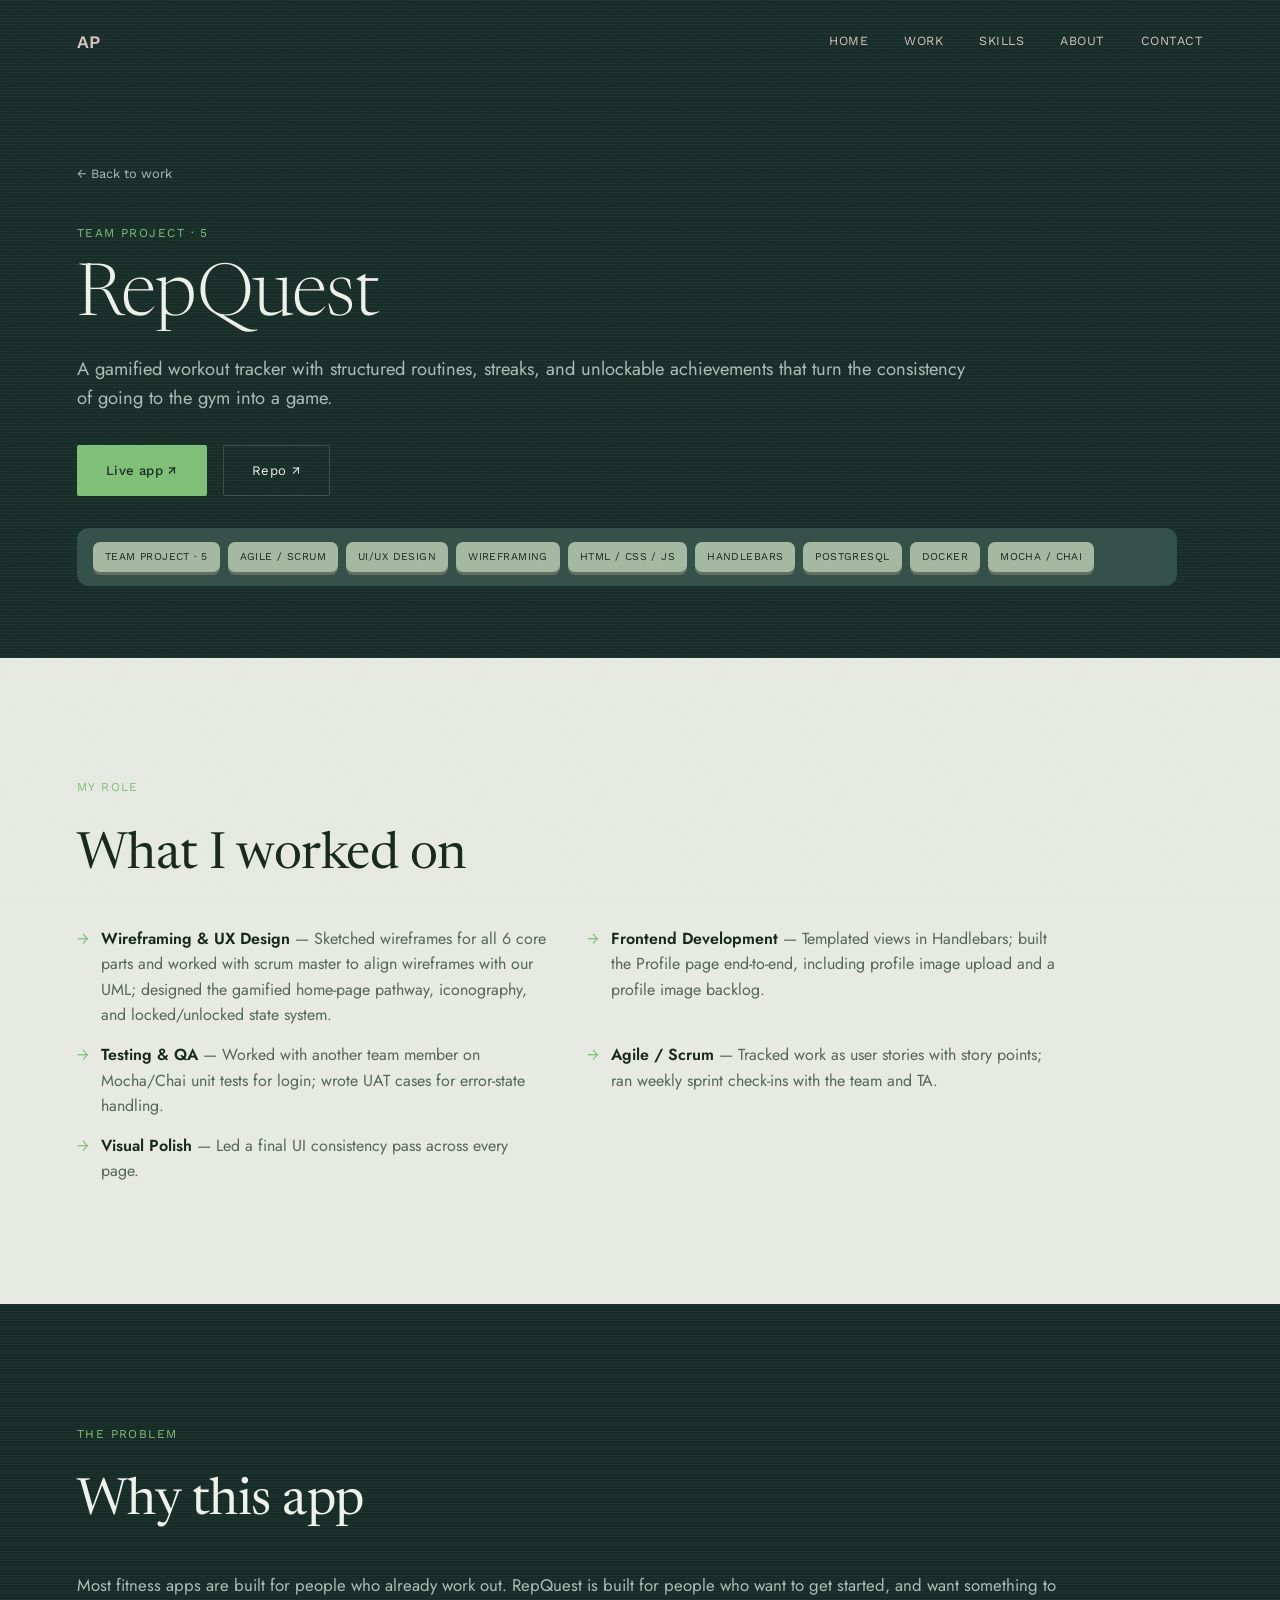
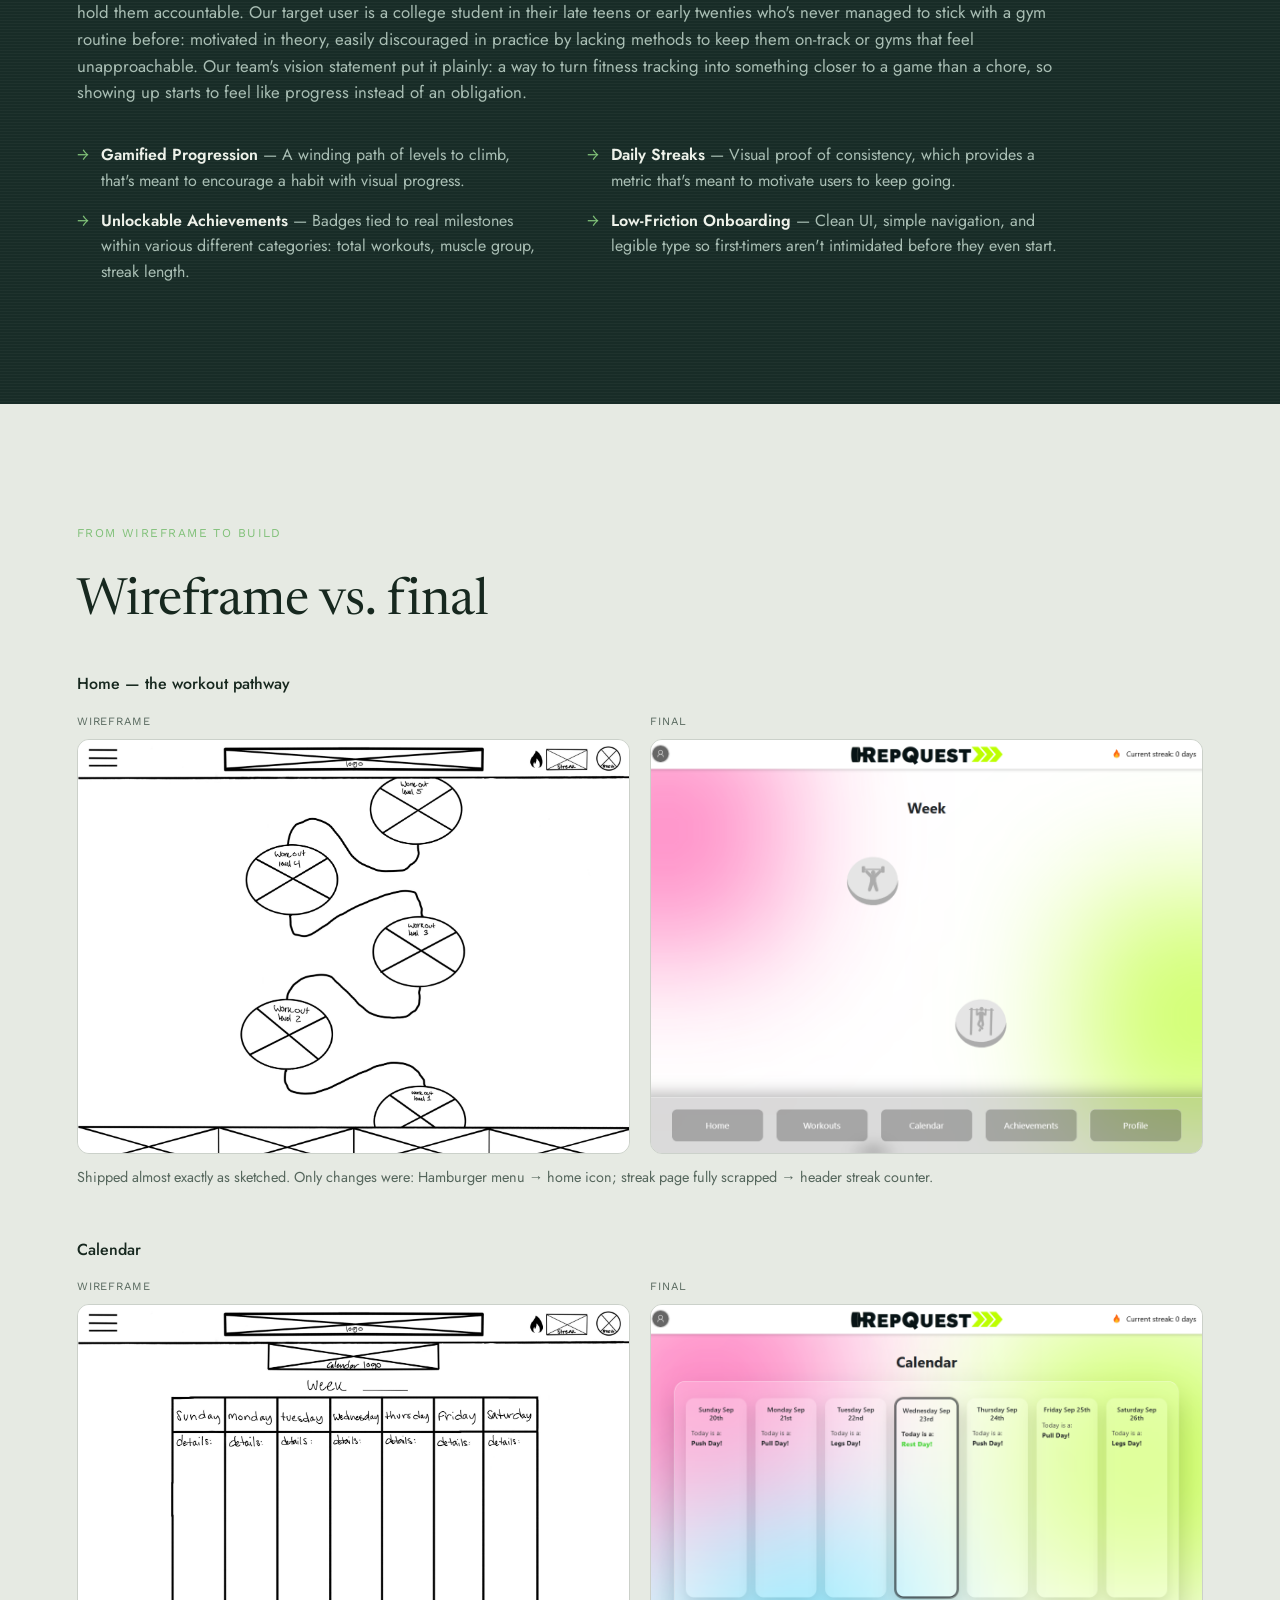
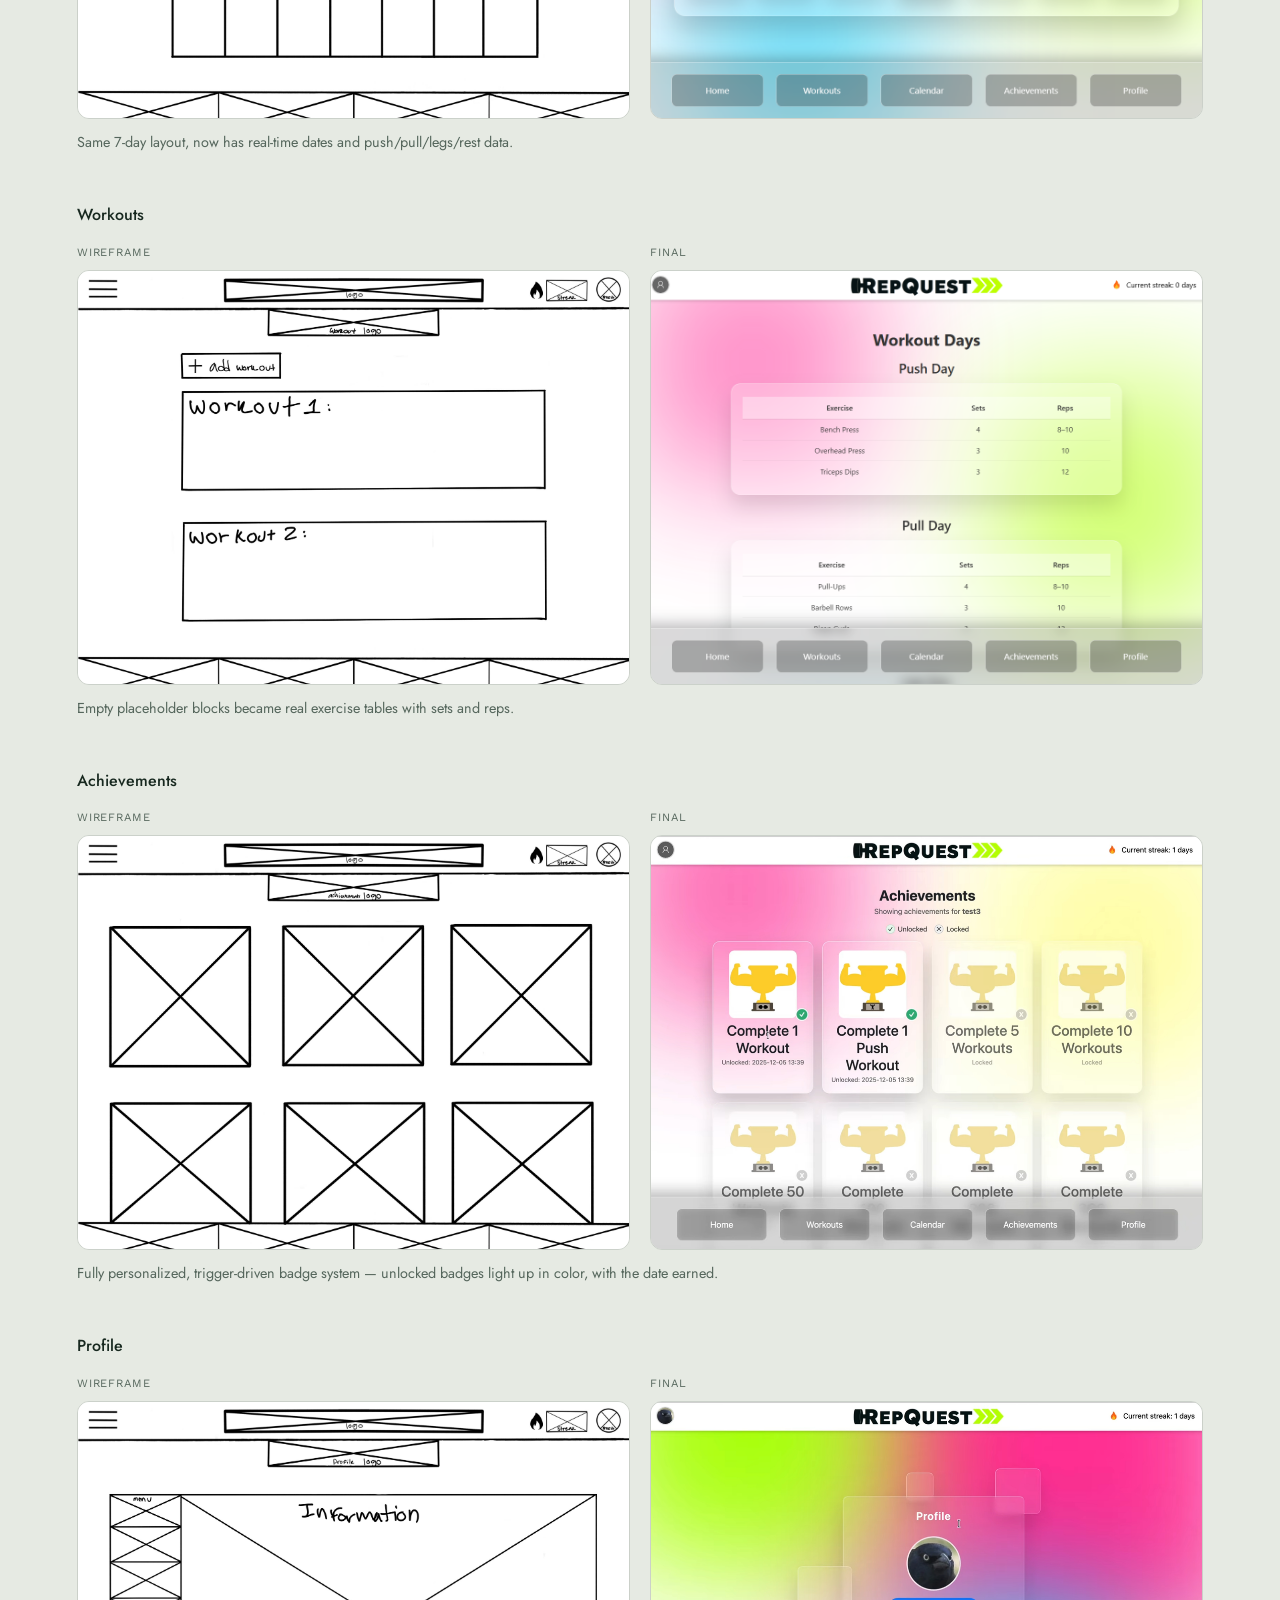
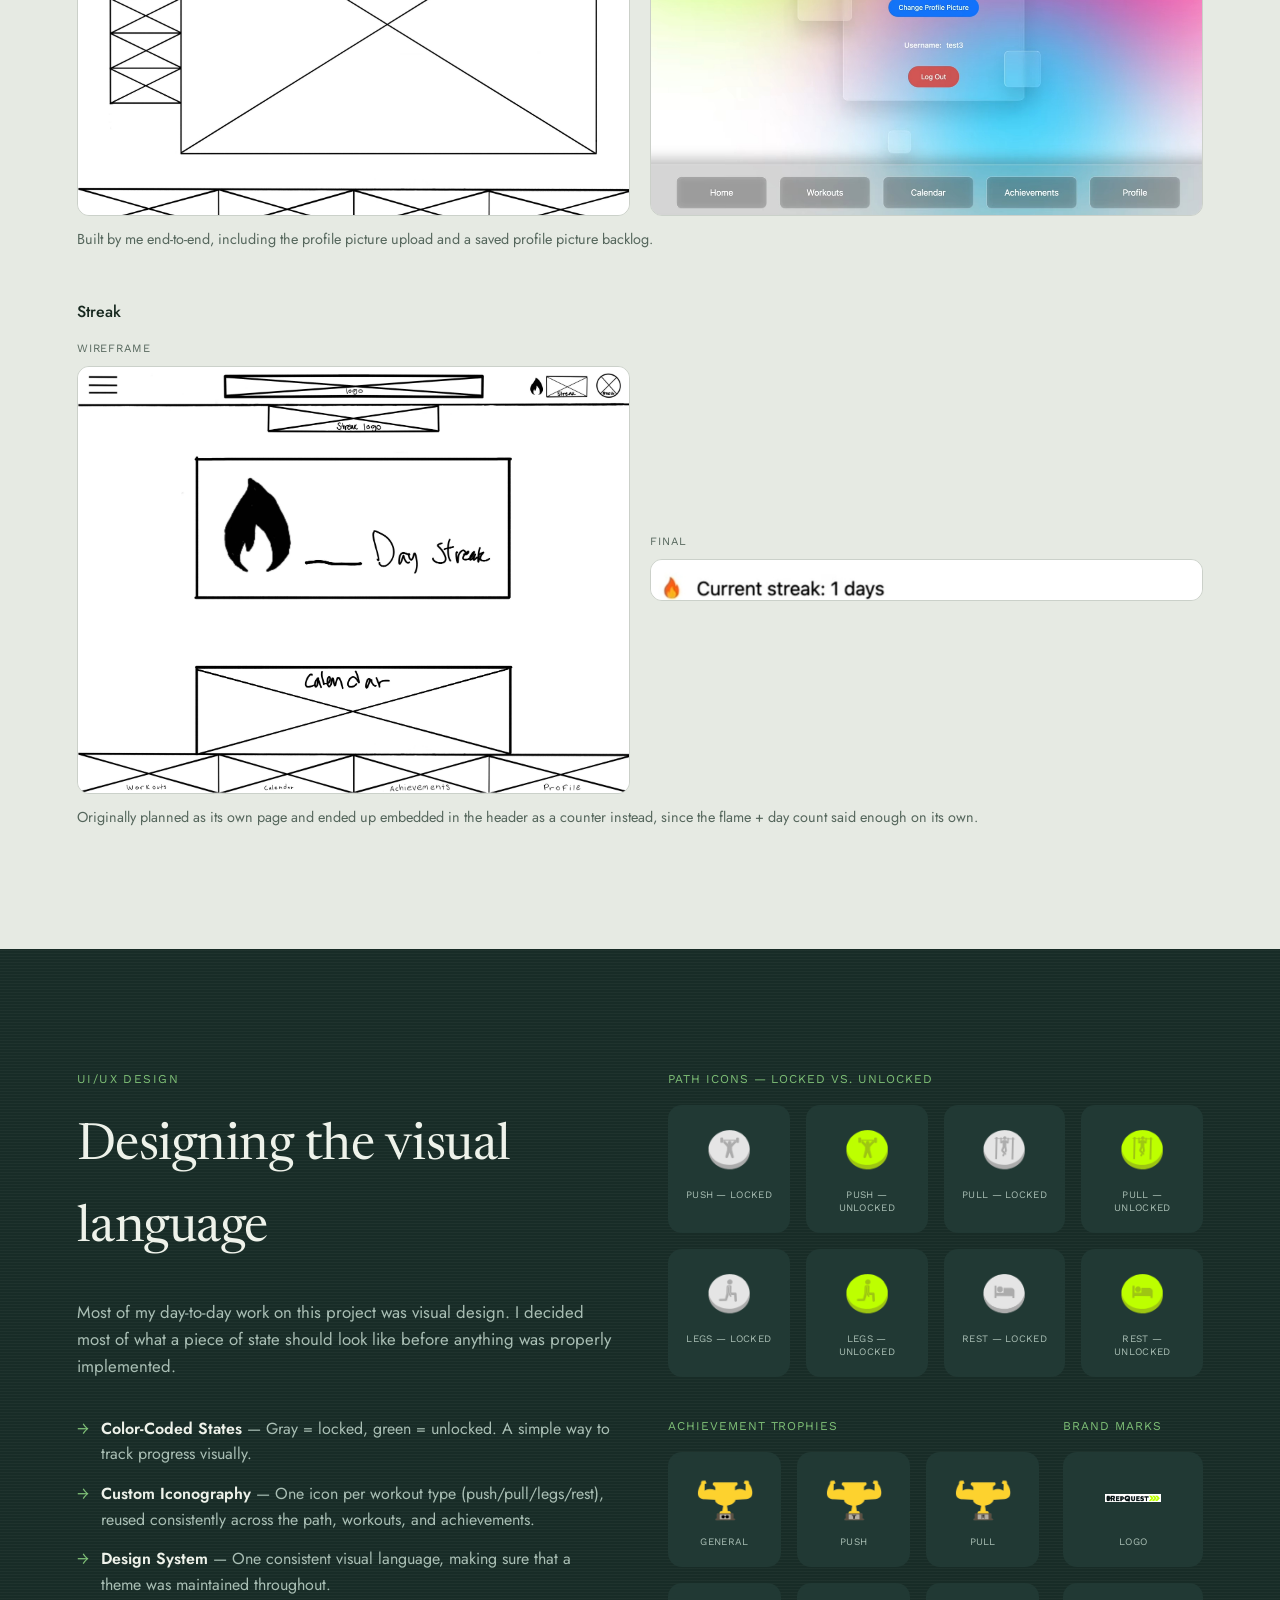
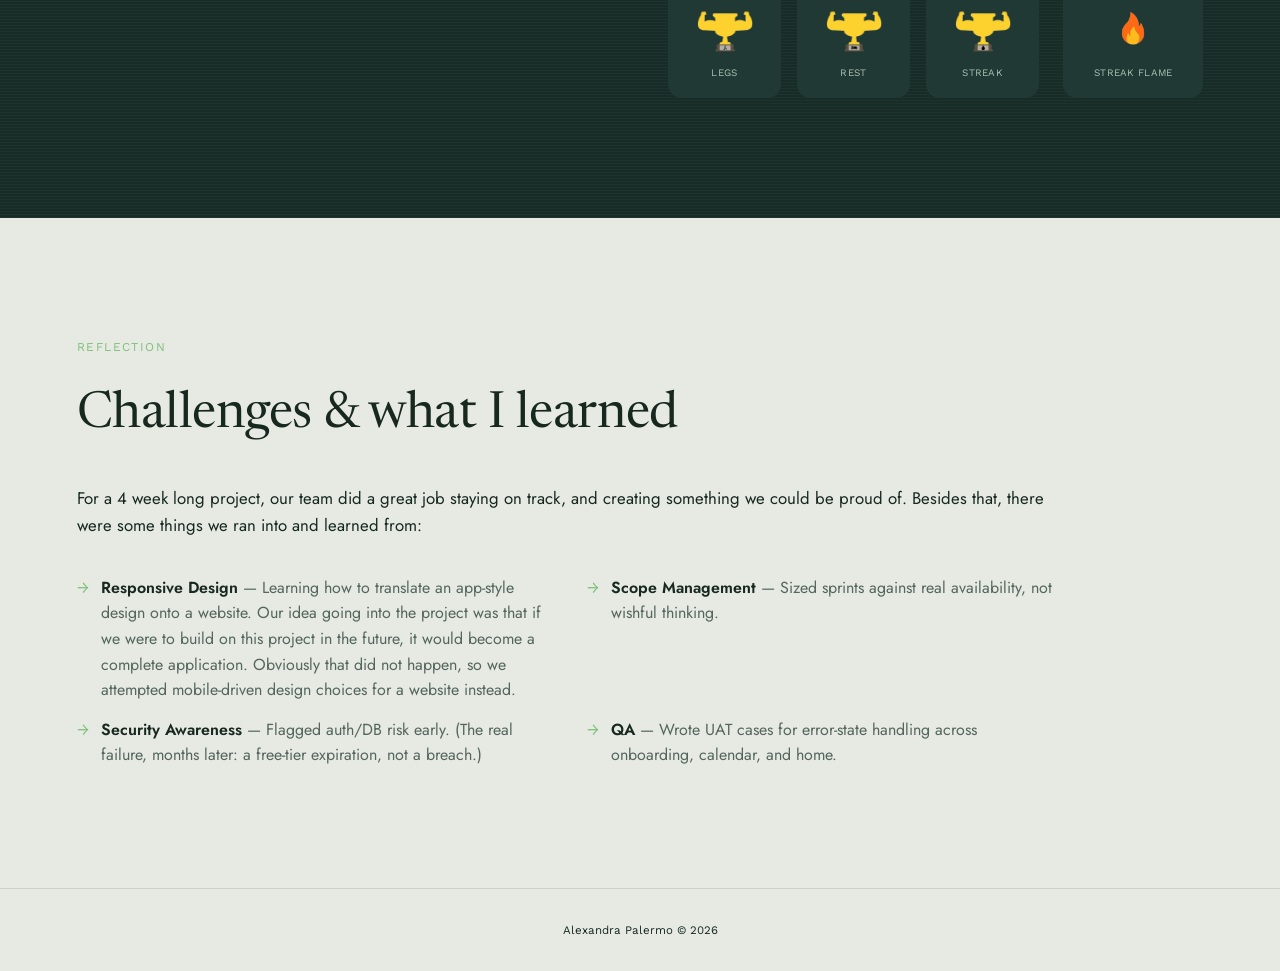
<file: repquest.html>
<!DOCTYPE html>
<html lang="en">
<head>
<meta charset="UTF-8">
<meta name="viewport" content="width=device-width, initial-scale=1.0">
<title>RepQuest — Alexandra Palermo</title>
<meta name="description" content="RepQuest — a fitness app built by Alexandra Palermo and a five-person team to make a beginner's first weeks in the gym feel approachable.">
<meta property="og:type" content="website">
<meta property="og:url" content="https://alexandra-palermo.com/repquest">
<meta property="og:title" content="RepQuest — Alexandra Palermo">
<meta property="og:description" content="RepQuest — a fitness app built by Alexandra Palermo and a five-person team to make a beginner's first weeks in the gym feel approachable.">
<meta property="og:image" content="https://alexandra-palermo.com/img/profile/og-preview.png">
<meta property="og:image:width" content="1200">
<meta property="og:image:height" content="630">
<meta name="twitter:card" content="summary_large_image">
<meta name="twitter:title" content="RepQuest — Alexandra Palermo">
<meta name="twitter:description" content="RepQuest — a fitness app built by Alexandra Palermo and a five-person team to make a beginner's first weeks in the gym feel approachable.">
<meta name="twitter:image" content="https://alexandra-palermo.com/img/profile/og-preview.png">
<link rel="icon" type="image/svg+xml" href="favicon.svg">
<link rel="icon" type="image/png" href="favicon.png">
<link rel="apple-touch-icon" href="apple-touch-icon.png">
<link rel="preconnect" href="https://fonts.googleapis.com">
<link rel="preconnect" href="https://fonts.gstatic.com" crossorigin>
<link href="https://fonts.googleapis.com/css2?family=Newsreader:opsz,wght@6..72,300;6..72,400;6..72,500&family=Jost:wght@400;500&family=Work+Sans:wght@400;500&display=swap" rel="stylesheet">
<link rel="stylesheet" href="style.css?v=102">
</head>
<body>

<div class="grain"></div>

<nav id="nav">
  <a href="/" class="nav-mark">AP</a>
  <div class="nav-links">
    <a href="/">Home</a>
    <a href="/work">Work</a>
    <a href="/skills">Skills</a>
    <a href="/about">About</a>
    <a href="/contact">Contact</a>
  </div>
</nav>

<header class="project-hero">
  <div class="project-hero-content">
    <a href="/work" class="back-link">← Back to work</a>
    <p class="eyebrow">Team Project · 5</p>
    <h1>RepQuest</h1>
    <p class="project-hero-desc">A gamified workout tracker with structured routines, streaks, and unlockable achievements that turn the consistency of going to the gym into a game.</p>
    <div class="project-hero-links">
      <a href="https://group-project-buffbuffs-repquest.onrender.com" target="_blank" rel="noopener" class="btn btn-primary">Live app ↗</a>
      <a href="https://github.com/CU-CSCI3308-Fall2025/group-project-BuffBuffs-RepQuest" target="_blank" rel="noopener" class="btn btn-ghost">Repo ↗</a>
    </div>
    <div class="project-keys">
      <span class="tag">TEAM PROJECT · 5</span>
      <span class="tag">AGILE / SCRUM</span>
      <span class="tag">UI/UX DESIGN</span>
      <span class="tag">WIREFRAMING</span>
      <span class="tag">HTML / CSS / JS</span>
      <span class="tag">HANDLEBARS</span>
      <span class="tag">POSTGRESQL</span>
      <span class="tag">DOCKER</span>
      <span class="tag">MOCHA / CHAI</span>
    </div>
  </div>
</header>

<main>

  <section class="section project-detail-section">
    <div class="section-head">
      <p class="eyebrow">My Role</p>
      <h2>What I worked on</h2>
    </div>
    <ul class="role-list">
      <li><strong>Wireframing &amp; UX Design</strong> — Sketched wireframes for all 6 core parts and worked with scrum master to align wireframes with our UML; designed the gamified home-page pathway, iconography, and locked/unlocked state system.</li>
      <li><strong>Frontend Development</strong> — Templated views in Handlebars; built the Profile page end-to-end, including profile image upload and a profile image backlog.</li>
      <li><strong>Testing &amp; QA</strong> — Worked with another team member on Mocha/Chai unit tests for login; wrote UAT cases for error-state handling.</li>
      <li><strong>Agile / Scrum</strong> — Tracked work as user stories with story points; ran weekly sprint check-ins with the team and TA.</li>
      <li><strong>Visual Polish</strong> — Led a final UI consistency pass across every page.</li>
    </ul>
  </section>

  <section class="section section-dark project-detail-section">
    <div class="section-head">
      <p class="eyebrow">The Problem</p>
      <h2>Why this app</h2>
    </div>
    <div class="prose">
      <p>Most fitness apps are built for people who already work out. RepQuest is built for people who want to get started, and want something to hold them accountable. Our target user is a college student in their late teens or early twenties who's never managed to stick with a gym routine before: motivated in theory, easily discouraged in practice by lacking methods to keep them on-track or gyms that feel unapproachable. Our team's vision statement put it plainly: a way to turn fitness tracking into something closer to a game than a chore, so showing up starts to feel like progress instead of an obligation.</p>
    </div>
    <ul class="role-list">
      <li><strong>Gamified Progression</strong> — A winding path of levels to climb, that's meant to encourage a habit with visual progress.</li>
      <li><strong>Daily Streaks</strong> — Visual proof of consistency, which provides a metric that's meant to motivate users to keep going.</li>
      <li><strong>Unlockable Achievements</strong> — Badges tied to real milestones within various different categories: total workouts, muscle group, streak length.</li>
      <li><strong>Low-Friction Onboarding</strong> — Clean UI, simple navigation, and legible type so first-timers aren't intimidated before they even start.</li>
    </ul>
  </section>

  <section class="section project-detail-section">
    <div class="section-head">
      <p class="eyebrow">From Wireframe to Build</p>
      <h2>Wireframe vs. final</h2>
    </div>

    <div class="compare-block">
      <p class="compare-heading">Home — the workout pathway</p>
      <div class="compare-pair wireframe-compare">
        <figure><span class="compare-label">Wireframe</span><img src="img/repquest/wireframe-home.jpg" alt="Hand-drawn wireframe of the RepQuest home page, showing a winding path of five workout levels between the header and the bottom nav."></figure>
        <figure><span class="compare-label">Final</span><img src="img/repquest/final-home.png" alt="Screenshot of the live RepQuest home page, showing the same winding workout path with real level icons on a gradient background."></figure>
      </div>
      <p class="compare-caption">Shipped almost exactly as sketched. Only changes were: Hamburger menu → home icon; streak page fully scrapped → header streak counter.</p>
    </div>

    <div class="compare-block">
      <p class="compare-heading">Calendar</p>
      <div class="compare-pair wireframe-compare">
        <figure><span class="compare-label">Wireframe</span><img src="img/repquest/wireframe-calendar.jpg" alt="Hand-drawn wireframe of the RepQuest calendar page, a seven-day week grid with a details line under each day."></figure>
        <figure><span class="compare-label">Final</span><img src="img/repquest/final-calendar.png" alt="Screenshot of the live RepQuest calendar page, showing a seven-day week with each day's assigned workout type."></figure>
      </div>
      <p class="compare-caption">Same 7-day layout, now has real-time dates and push/pull/legs/rest data.</p>
    </div>

    <div class="compare-block">
      <p class="compare-heading">Workouts</p>
      <div class="compare-pair wireframe-compare">
        <figure><span class="compare-label">Wireframe</span><img src="img/repquest/wireframe-workouts.jpg" alt="Hand-drawn wireframe of the RepQuest workouts page, listing Workout 1 and Workout 2 as empty boxes."></figure>
        <figure><span class="compare-label">Final</span><img src="img/repquest/final-workouts.png" alt="Screenshot of the live RepQuest workouts page, showing Push Day and Pull Day exercise tables with sets and reps."></figure>
      </div>
      <p class="compare-caption">Empty placeholder blocks became real exercise tables with sets and reps.</p>
    </div>

    <div class="compare-block">
      <p class="compare-heading">Achievements</p>
      <div class="compare-pair wireframe-compare">
        <figure><span class="compare-label">Wireframe</span><img src="img/repquest/wireframe-achievements.jpg" alt="Hand-drawn wireframe of the RepQuest achievements page, a 3-by-2 grid of empty badge placeholders."></figure>
        <figure><span class="compare-label">Final</span><img src="img/repquest/final-achievements.png" alt="Screenshot of the live RepQuest achievements page, showing two unlocked workout badges alongside locked ones still greyed out."></figure>
      </div>
      <p class="compare-caption">Fully personalized, trigger-driven badge system — unlocked badges light up in color, with the date earned.</p>
    </div>

    <div class="compare-block">
      <p class="compare-heading">Profile</p>
      <div class="compare-pair wireframe-compare">
        <figure><span class="compare-label">Wireframe</span><img src="img/repquest/wireframe-profile.jpg" alt="Hand-drawn wireframe of the RepQuest profile page, with a side menu and a large information panel."></figure>
        <figure><span class="compare-label">Final</span><img src="img/repquest/final-profile.png" alt="Screenshot of the live RepQuest profile page, with a profile picture, username, Change Profile Picture button, and Log Out button."></figure>
      </div>
      <p class="compare-caption">Built by me end-to-end, including the profile picture upload and a saved profile picture backlog.</p>
    </div>

    <div class="compare-block">
      <p class="compare-heading">Streak</p>
      <div class="compare-pair streak-compare">
        <figure><span class="compare-label">Wireframe</span><img src="img/repquest/wireframe-streak.jpg" alt="Hand-drawn wireframe of a dedicated RepQuest streak page, with a flame icon and day count."></figure>
        <figure><span class="compare-label">Final</span><img src="img/repquest/final-streak.png" alt="Screenshot of the live streak counter folded into the app header, reading a flame icon and 'Current streak: 1 days'."></figure>
      </div>
      <p class="compare-caption">Originally planned as its own page and ended up embedded in the header as a counter instead, since the flame + day count said enough on its own.</p>
    </div>
  </section>

  <section class="section section-dark project-detail-section visual-language-section">
    <div class="vl-left">
      <div class="section-head">
        <p class="eyebrow">UI/UX Design</p>
        <h2>Designing the visual language</h2>
      </div>
      <div class="prose">
        <p>Most of my day-to-day work on this project was visual design. I decided most of what a piece of state should look like before anything was properly implemented.</p>
      </div>
      <ul class="role-list">
        <li><strong>Color-Coded States</strong> — Gray = locked, green = unlocked. A simple way to track progress visually.</li>
        <li><strong>Custom Iconography</strong> — One icon per workout type (push/pull/legs/rest), reused consistently across the path, workouts, and achievements.</li>
        <li><strong>Design System</strong> — One consistent visual language, making sure that a theme was maintained throughout.</li>
      </ul>
    </div>

    <div class="vl-right">
      <div class="icon-showcase">
        <p class="icon-showcase-label">Path Icons — Locked vs. Unlocked</p>
        <div class="icon-grid icon-grid-path">
          <div class="icon-card"><img src="img/repquest/icons/node-push-locked.png" alt="Locked path icon for a push workout, shown in gray."><span>Push — Locked</span></div>
          <div class="icon-card"><img src="img/repquest/icons/node-push-unlocked.png" alt="Unlocked path icon for a push workout, shown in green."><span>Push — Unlocked</span></div>
          <div class="icon-card"><img src="img/repquest/icons/node-pull-locked.png" alt="Locked path icon for a pull workout, shown in gray."><span>Pull — Locked</span></div>
          <div class="icon-card"><img src="img/repquest/icons/node-pull-unlocked.png" alt="Unlocked path icon for a pull workout, shown in green."><span>Pull — Unlocked</span></div>
          <div class="icon-card"><img src="img/repquest/icons/node-legs-locked.png" alt="Locked path icon for a legs workout, shown in gray."><span>Legs — Locked</span></div>
          <div class="icon-card"><img src="img/repquest/icons/node-legs-unlocked.png" alt="Unlocked path icon for a legs workout, shown in green."><span>Legs — Unlocked</span></div>
          <div class="icon-card"><img src="img/repquest/icons/node-rest-locked.png" alt="Locked path icon for a rest day, shown in gray."><span>Rest — Locked</span></div>
          <div class="icon-card"><img src="img/repquest/icons/node-rest-unlocked.png" alt="Unlocked path icon for a rest day, shown in green."><span>Rest — Unlocked</span></div>
        </div>
      </div>

      <div class="showcase-row">
        <div class="icon-showcase showcase-trophies">
          <p class="icon-showcase-label">Achievement Trophies</p>
          <div class="icon-grid icon-grid-trophies">
            <div class="icon-card"><img src="img/repquest/icons/trophy-general.png" alt="General fitness milestone trophy, a gold cup with flexing arms."><span>General</span></div>
            <div class="icon-card"><img src="img/repquest/icons/trophy-push.png" alt="Push workout milestone trophy."><span>Push</span></div>
            <div class="icon-card"><img src="img/repquest/icons/trophy-pull.png" alt="Pull workout milestone trophy."><span>Pull</span></div>
            <div class="icon-card"><img src="img/repquest/icons/trophy-legs.png" alt="Legs workout milestone trophy."><span>Legs</span></div>
            <div class="icon-card"><img src="img/repquest/icons/trophy-rest.png" alt="Rest day milestone trophy."><span>Rest</span></div>
            <div class="icon-card"><img src="img/repquest/icons/trophy-streak.png" alt="Streak milestone trophy."><span>Streak</span></div>
          </div>
        </div>

        <div class="icon-showcase showcase-brand">
          <p class="icon-showcase-label">Brand Marks</p>
          <div class="icon-grid icon-grid-brand">
            <div class="icon-card"><img src="img/repquest/icons/logo.png" alt="RepQuest logo."><span>Logo</span></div>
            <div class="icon-card"><img src="img/repquest/icons/streak-icon.png" alt="Flame icon used for the streak counter."><span>Streak Flame</span></div>
          </div>
        </div>
      </div>
    </div>
  </section>

  <section class="section project-detail-section">
    <div class="section-head">
      <p class="eyebrow">Reflection</p>
      <h2>Challenges &amp; what I learned</h2>
    </div>
    <div class="prose">
      <p>For a 4 week long project, our team did a great job staying on track, and creating something we could be proud of. Besides that, there were some things we ran into and learned from:</p>
    </div>
    <ul class="role-list">
      <li><strong>Responsive Design</strong> — Learning how to translate an app-style design onto a website. Our idea going into the project was that if we were to build on this project in the future, it would become a complete application. Obviously that did not happen, so we attempted mobile-driven design choices for a website instead.</li>
      <li><strong>Scope Management</strong> — Sized sprints against real availability, not wishful thinking.</li>
      <li><strong>Security Awareness</strong> — Flagged auth/DB risk early. (The real failure, months later: a free-tier expiration, not a breach.)</li>
      <li><strong>QA</strong> — Wrote UAT cases for error-state handling across onboarding, calendar, and home.</li>
    </ul>
  </section>

</main>

<footer class="site-footer">
  <p>Alexandra Palermo © 2026</p>
</footer>

<script src="script.js?v=102"></script>
</body>
</html>
</file>
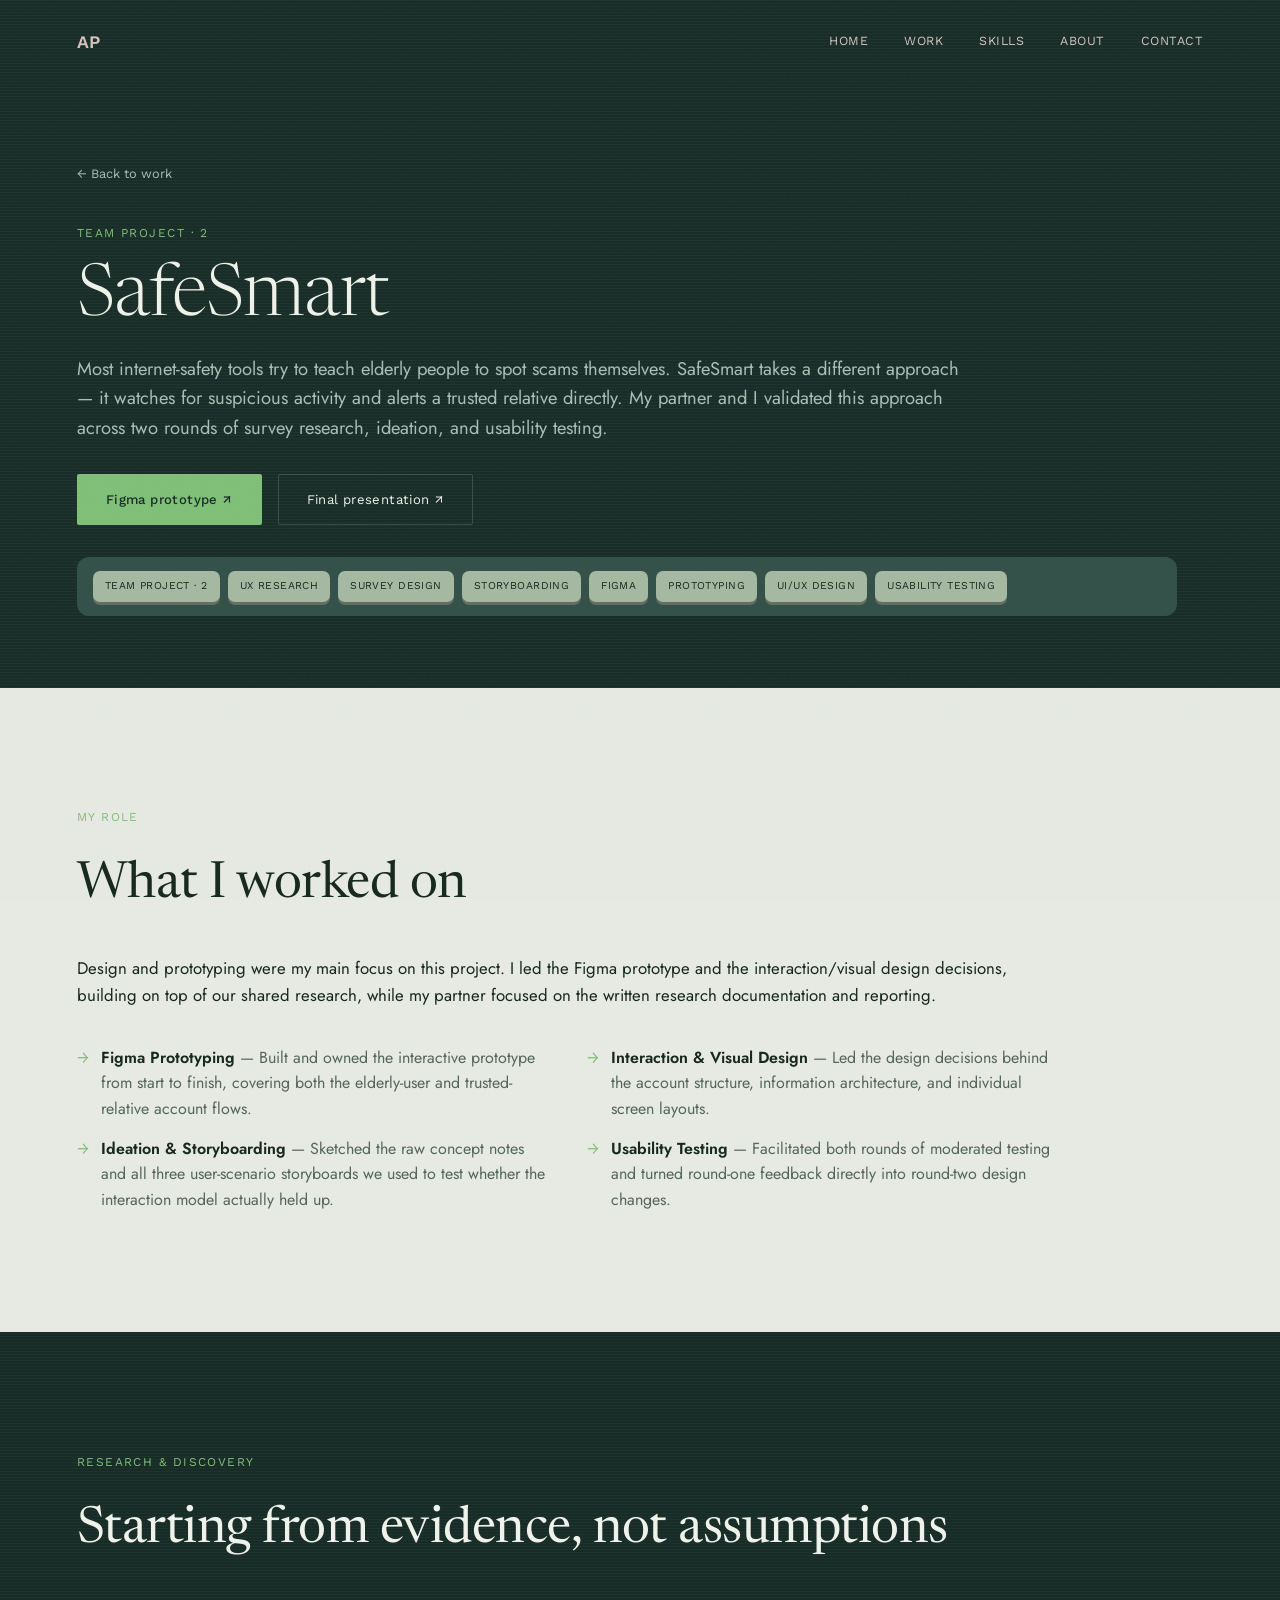
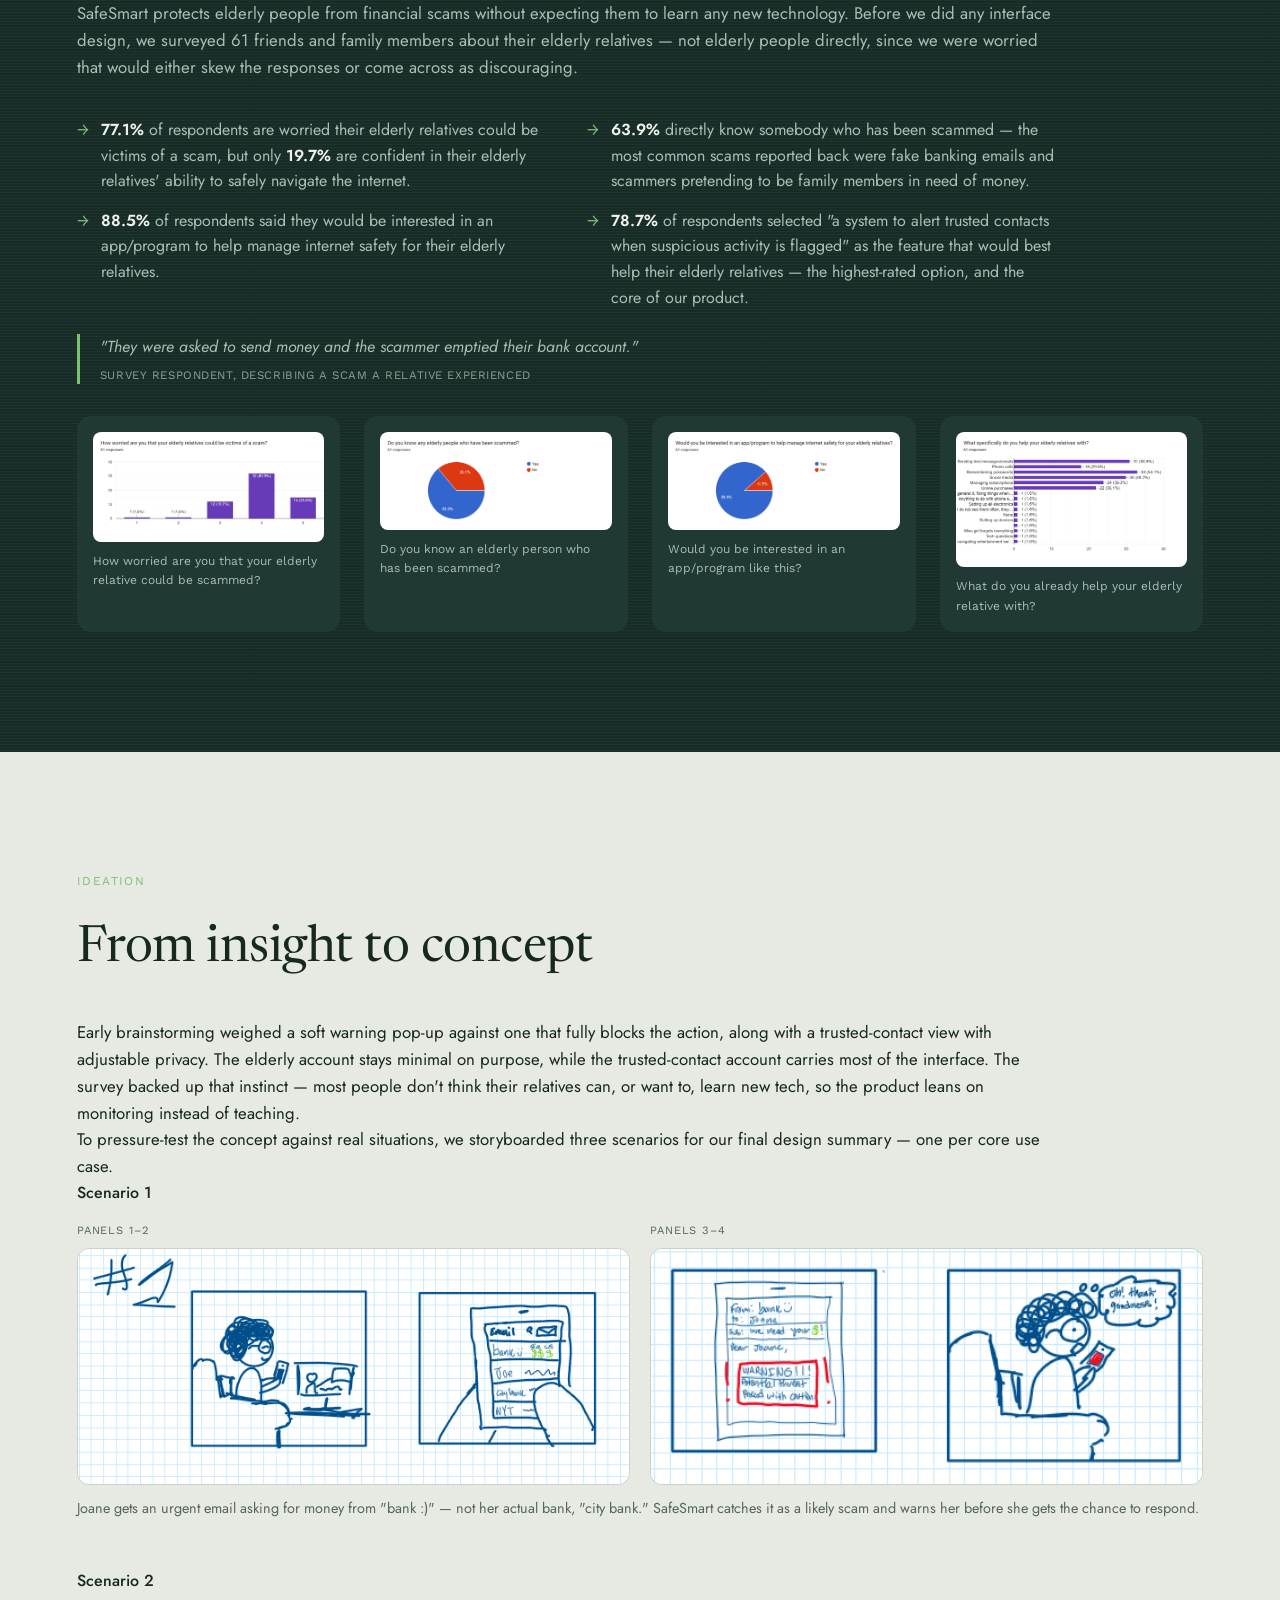
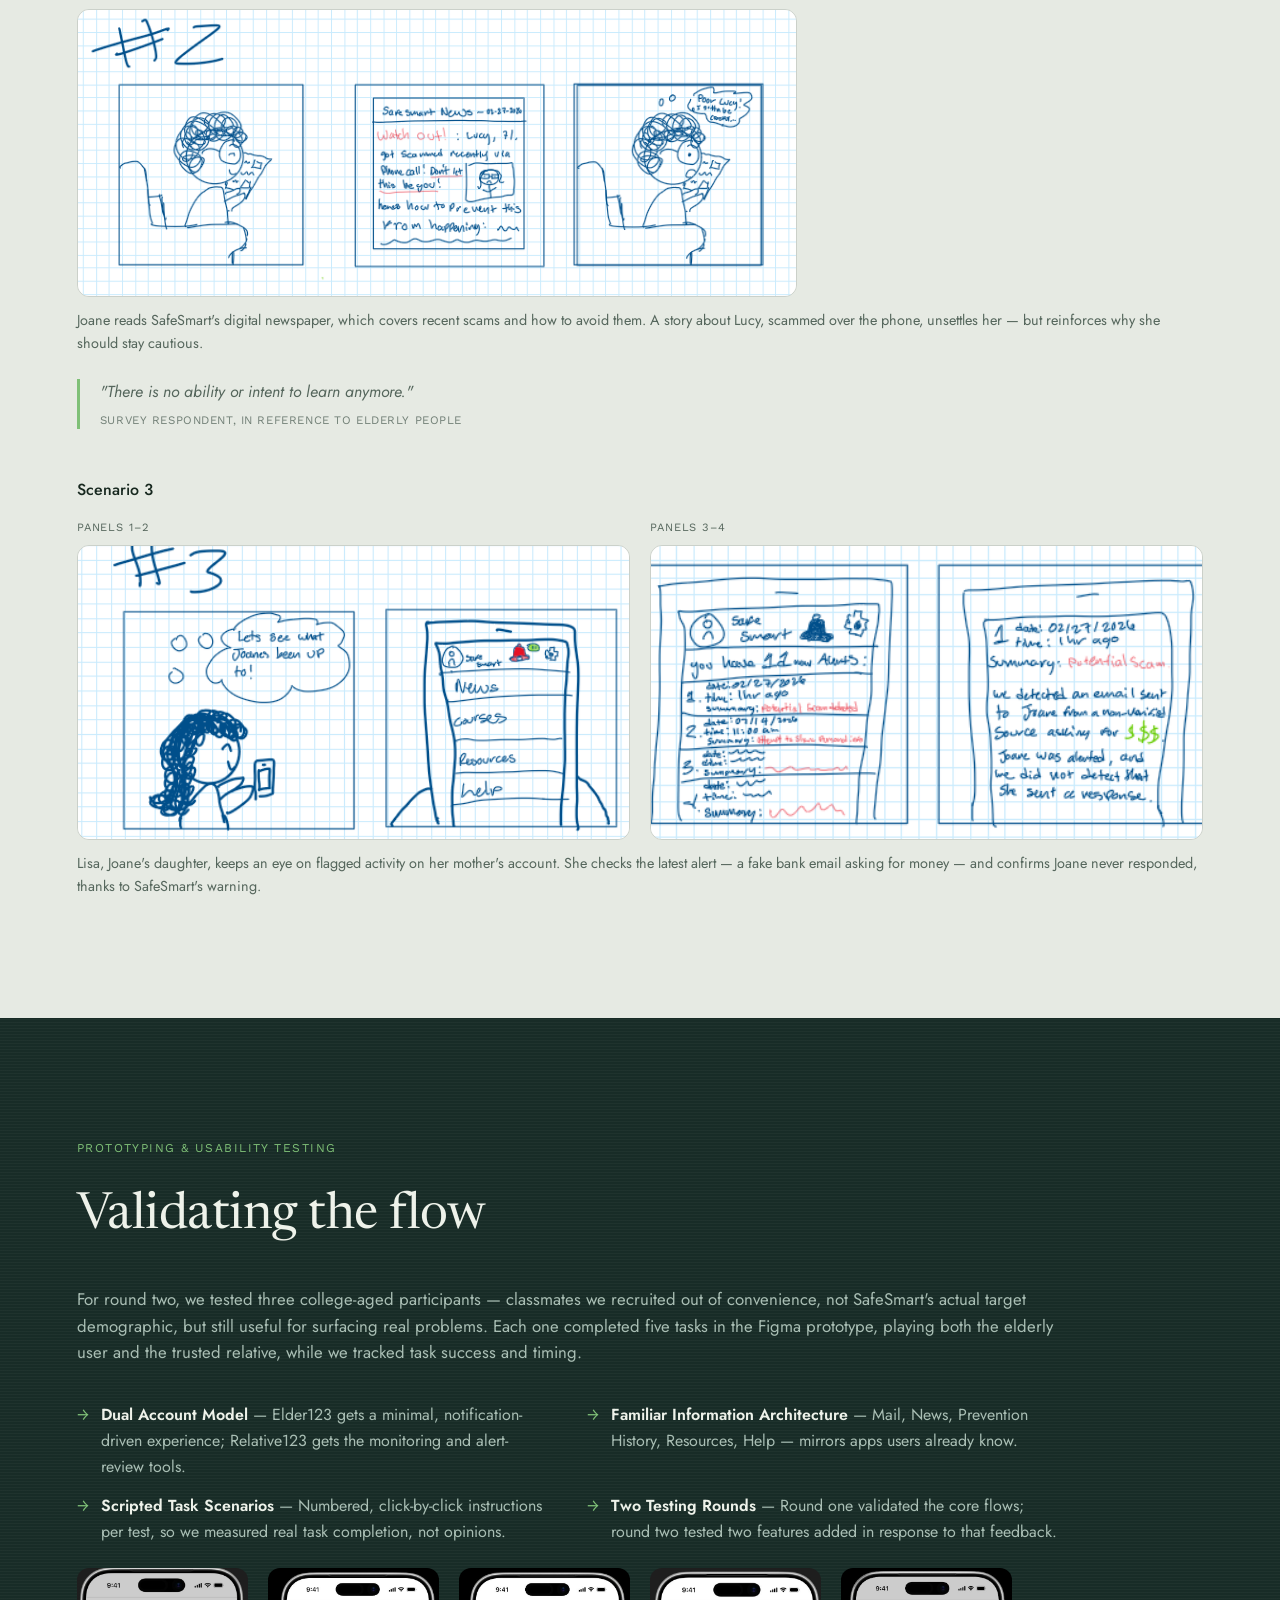
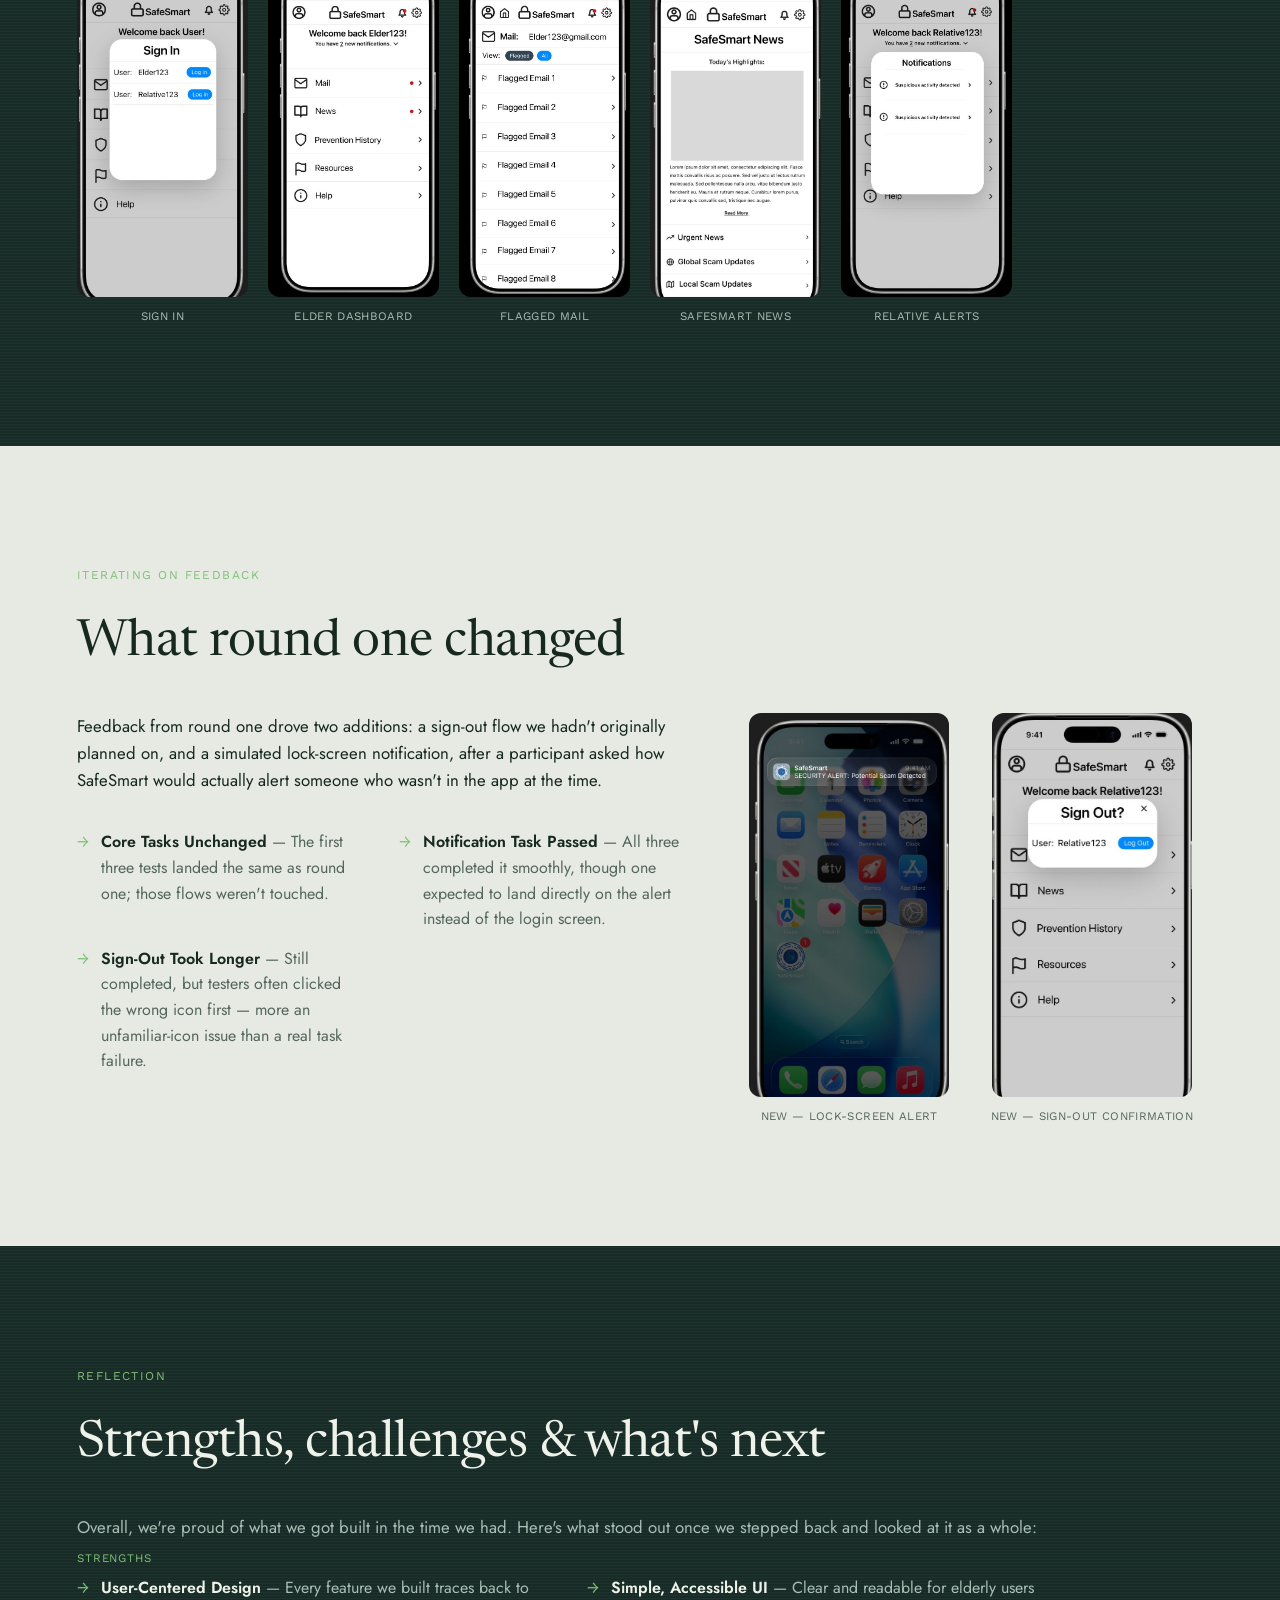
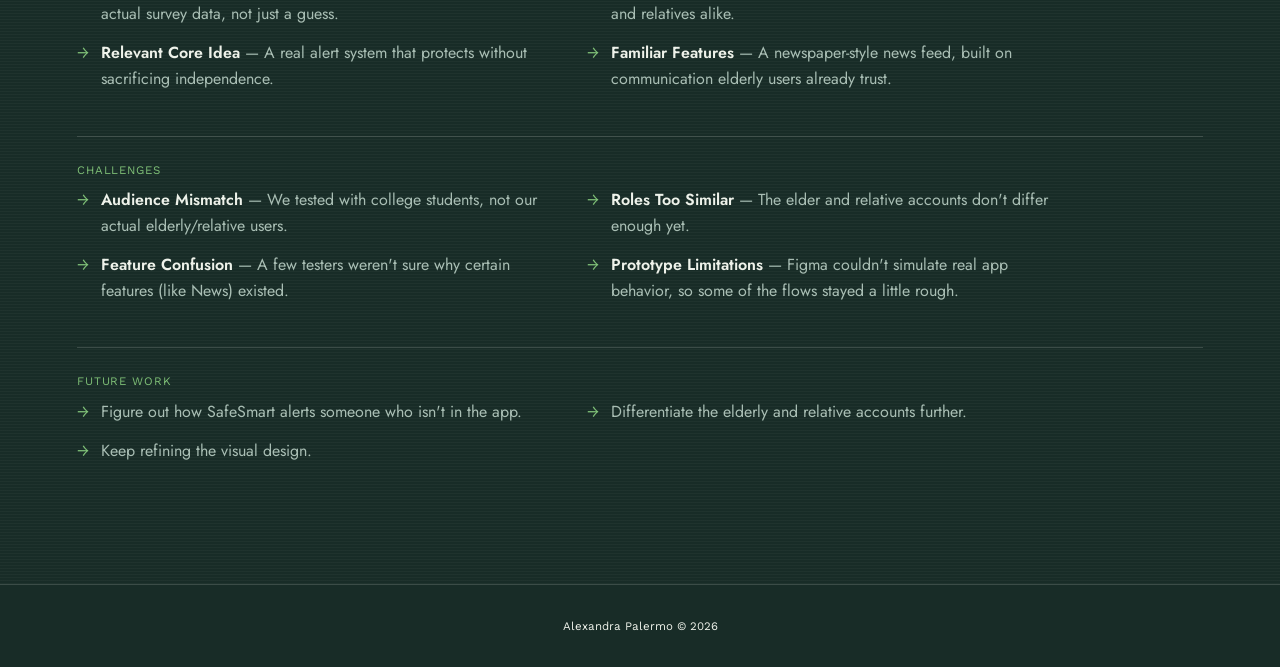
<file: safesmart.html>
<!DOCTYPE html>
<html lang="en">
<head>
<meta charset="UTF-8">
<meta name="viewport" content="width=device-width, initial-scale=1.0">
<title>SafeSmart — Alexandra Palermo</title>
<meta name="description" content="SafeSmart — a security app concept designed by Alexandra Palermo, backed by real UX research, to protect elderly people from online financial scams.">
<meta property="og:type" content="website">
<meta property="og:url" content="https://alexandra-palermo.com/safesmart">
<meta property="og:title" content="SafeSmart — Alexandra Palermo">
<meta property="og:description" content="SafeSmart — a security app concept designed by Alexandra Palermo, backed by real UX research, to protect elderly people from online financial scams.">
<meta property="og:image" content="https://alexandra-palermo.com/img/profile/og-preview.png">
<meta property="og:image:width" content="1200">
<meta property="og:image:height" content="630">
<meta name="twitter:card" content="summary_large_image">
<meta name="twitter:title" content="SafeSmart — Alexandra Palermo">
<meta name="twitter:description" content="SafeSmart — a security app concept designed by Alexandra Palermo, backed by real UX research, to protect elderly people from online financial scams.">
<meta name="twitter:image" content="https://alexandra-palermo.com/img/profile/og-preview.png">
<link rel="icon" type="image/svg+xml" href="favicon.svg">
<link rel="icon" type="image/png" href="favicon.png">
<link rel="apple-touch-icon" href="apple-touch-icon.png">
<link rel="preconnect" href="https://fonts.googleapis.com">
<link rel="preconnect" href="https://fonts.gstatic.com" crossorigin>
<link href="https://fonts.googleapis.com/css2?family=Newsreader:opsz,wght@6..72,300;6..72,400;6..72,500&family=Jost:wght@400;500&family=Work+Sans:wght@400;500&display=swap" rel="stylesheet">
<link rel="stylesheet" href="style.css?v=102">
</head>
<body>

<div class="grain"></div>

<nav id="nav">
  <a href="/" class="nav-mark">AP</a>
  <div class="nav-links">
    <a href="/">Home</a>
    <a href="/work">Work</a>
    <a href="/skills">Skills</a>
    <a href="/about">About</a>
    <a href="/contact">Contact</a>
  </div>
</nav>

<header class="project-hero">
  <div class="project-hero-content">
    <a href="/work" class="back-link">← Back to work</a>
    <p class="eyebrow">Team Project · 2</p>
    <h1>SafeSmart</h1>
    <p class="project-hero-desc">Most internet-safety tools try to teach elderly people to spot scams themselves. SafeSmart takes a different approach — it watches for suspicious activity and alerts a trusted relative directly. My partner and I validated this approach across two rounds of survey research, ideation, and usability testing.</p>
    <div class="project-hero-links">
      <a href="https://www.figma.com/proto/GkllS864Kj6CJSe00pxnF3/Milestone-3--Copy-?node-id=2010-2161&t=O5nxgVzez357CGhD-0&scaling=min-zoom&content-scaling=fixed&page-id=0%3A1&starting-point-node-id=2010%3A2161" target="_blank" rel="noopener" class="btn btn-primary">Figma prototype ↗</a>
      <a href="docs/safesmart-presentation.pdf" target="_blank" rel="noopener" class="btn btn-ghost">Final presentation ↗</a>
    </div>
    <div class="project-keys">
      <span class="tag">TEAM PROJECT · 2</span>
      <span class="tag">UX RESEARCH</span>
      <span class="tag">SURVEY DESIGN</span>
      <span class="tag">STORYBOARDING</span>
      <span class="tag">FIGMA</span>
      <span class="tag">PROTOTYPING</span>
      <span class="tag">UI/UX DESIGN</span>
      <span class="tag">USABILITY TESTING</span>
    </div>
  </div>
</header>

<main>

  <section class="section project-detail-section">
    <div class="section-head">
      <p class="eyebrow">My Role</p>
      <h2>What I worked on</h2>
    </div>
    <div class="prose">
      <p>Design and prototyping were my main focus on this project. I led the Figma prototype and the interaction/visual design decisions, building on top of our shared research, while my partner focused on the written research documentation and reporting.</p>
    </div>
    <ul class="role-list">
      <li><strong>Figma Prototyping</strong> — Built and owned the interactive prototype from start to finish, covering both the elderly-user and trusted-relative account flows.</li>
      <li><strong>Interaction &amp; Visual Design</strong> — Led the design decisions behind the account structure, information architecture, and individual screen layouts.</li>
      <li><strong>Ideation &amp; Storyboarding</strong> — Sketched the raw concept notes and all three user-scenario storyboards we used to test whether the interaction model actually held up.</li>
      <li><strong>Usability Testing</strong> — Facilitated both rounds of moderated testing and turned round-one feedback directly into round-two design changes.</li>
    </ul>
  </section>

  <section class="section section-dark project-detail-section">
    <div class="section-head">
      <p class="eyebrow">Research &amp; Discovery</p>
      <h2>Starting from evidence, not assumptions</h2>
    </div>
    <div class="prose">
      <p>SafeSmart protects elderly people from financial scams without expecting them to learn any new technology. Before we did any interface design, we surveyed 61 friends and family members about their elderly relatives — not elderly people directly, since we were worried that would either skew the responses or come across as discouraging.</p>
    </div>
    <ul class="role-list">
      <li><strong>77.1%</strong> of respondents are worried their elderly relatives could be victims of a scam, but only <strong>19.7%</strong> are confident in their elderly relatives' ability to safely navigate the internet.</li>
      <li><strong>63.9%</strong> directly know somebody who has been scammed — the most common scams reported back were fake banking emails and scammers pretending to be family members in need of money.</li>
      <li><strong>88.5%</strong> of respondents said they would be interested in an app/program to help manage internet safety for their elderly relatives.</li>
      <li><strong>78.7%</strong> of respondents selected "a system to alert trusted contacts when suspicious activity is flagged" as the feature that would best help their elderly relatives — the highest-rated option, and the core of our product.</li>
    </ul>
    <div class="quote-block">
      <p>"They were asked to send money and the scammer emptied their bank account."</p>
      <cite>Survey respondent, describing a scam a relative experienced</cite>
    </div>

    <div class="stat-grid">
      <figure class="stat-card">
        <img src="img/safesmart/research/chart-worried.png" alt="Survey bar chart: how worried respondents are that elderly relatives could be scammed, skewed heavily toward worried.">
        <figcaption>How worried are you that your elderly relative could be scammed?</figcaption>
      </figure>
      <figure class="stat-card">
        <img src="img/safesmart/research/chart-scammed.png" alt="Survey pie chart: 63.9% of respondents know an elderly person who has been scammed.">
        <figcaption>Do you know an elderly person who has been scammed?</figcaption>
      </figure>
      <figure class="stat-card">
        <img src="img/safesmart/research/chart-interested.png" alt="Survey pie chart: 88.5% of respondents are interested in an app to help manage internet safety for elderly relatives.">
        <figcaption>Would you be interested in an app/program like this?</figcaption>
      </figure>
      <figure class="stat-card">
        <img src="img/safesmart/research/chart-help-with.png" alt="Survey bar chart of what respondents specifically help their elderly relatives with, led by remembering passwords, sending texts/emails, and social media.">
        <figcaption>What do you already help your elderly relative with?</figcaption>
      </figure>
    </div>
  </section>

  <section class="section project-detail-section">
    <div class="section-head">
      <p class="eyebrow">Ideation</p>
      <h2>From insight to concept</h2>
    </div>
    <div class="prose">
      <p>Early brainstorming weighed a soft warning pop-up against one that fully blocks the action, along with a trusted-contact view with adjustable privacy. The elderly account stays minimal on purpose, while the trusted-contact account carries most of the interface. The survey backed up that instinct — most people don't think their relatives can, or want to, learn new tech, so the product leans on monitoring instead of teaching.</p>
    </div>

    <div class="prose">
      <p>To pressure-test the concept against real situations, we storyboarded three scenarios for our final design summary — one per core use case.</p>
    </div>

    <div class="compare-block">
      <p class="compare-heading">Scenario 1</p>
      <div class="compare-pair scenario1-compare">
        <figure><span class="compare-label">Panels 1–2</span><img src="img/safesmart/sketches/storyboard1-a.png" alt="Storyboard panels: an elderly woman named Joane reading an urgent email from a bank asking for money."></figure>
        <figure><span class="compare-label">Panels 3–4</span><img src="img/safesmart/sketches/storyboard1-b.png" alt="Storyboard panels: SafeSmart flags the bank email as a potential scam with a warning, and Joane reacts with relief."></figure>
      </div>
      <p class="compare-caption">Joane gets an urgent email asking for money from "bank :)" — not her actual bank, "city bank." SafeSmart catches it as a likely scam and warns her before she gets the chance to respond.</p>
    </div>

    <div class="compare-block">
      <p class="compare-heading">Scenario 2</p>
      <div class="storyboard-frame no-zoom" style="margin-bottom: 0;">
        <img src="img/safesmart/sketches/storyboard2.png" alt="Storyboard panels: Joane reads a SafeSmart News story about another woman, Lucy, who was scammed via a phone call, and reacts with concern.">
      </div>
      <p class="compare-caption">Joane reads SafeSmart's digital newspaper, which covers recent scams and how to avoid them. A story about Lucy, scammed over the phone, unsettles her — but reinforces why she should stay cautious.</p>
      <div class="quote-block">
        <p>"There is no ability or intent to learn anymore."</p>
        <cite>Survey respondent, in reference to elderly people</cite>
      </div>
    </div>

    <div class="compare-block">
      <p class="compare-heading">Scenario 3</p>
      <div class="compare-pair scenario3-compare">
        <figure><span class="compare-label">Panels 1–2</span><img src="img/safesmart/sketches/storyboard3-a.png" alt="Storyboard panels: Joane's daughter Lisa opens the SafeSmart app to check on her mother's flagged activity."></figure>
        <figure><span class="compare-label">Panels 3–4</span><img src="img/safesmart/sketches/storyboard3-b.png" alt="Storyboard panels: Lisa reviews a list of alerts, then reads the detail of a specific flagged scam email, confirming her mother did not respond."></figure>
      </div>
      <p class="compare-caption">Lisa, Joane's daughter, keeps an eye on flagged activity on her mother's account. She checks the latest alert — a fake bank email asking for money — and confirms Joane never responded, thanks to SafeSmart's warning.</p>
    </div>
  </section>

  <section class="section section-dark project-detail-section">
    <div class="section-head">
      <p class="eyebrow">Prototyping &amp; Usability Testing</p>
      <h2>Validating the flow</h2>
    </div>
    <div class="prose">
      <p>For round two, we tested three college-aged participants — classmates we recruited out of convenience, not SafeSmart's actual target demographic, but still useful for surfacing real problems. Each one completed five tasks in the Figma prototype, playing both the elderly user and the trusted relative, while we tracked task success and timing.</p>
    </div>
    <ul class="role-list">
      <li><strong>Dual Account Model</strong> — Elder123 gets a minimal, notification-driven experience; Relative123 gets the monitoring and alert-review tools.</li>
      <li><strong>Familiar Information Architecture</strong> — Mail, News, Prevention History, Resources, Help — mirrors apps users already know.</li>
      <li><strong>Scripted Task Scenarios</strong> — Numbered, click-by-click instructions per test, so we measured real task completion, not opinions.</li>
      <li><strong>Two Testing Rounds</strong> — Round one validated the core flows; round two tested two features added in response to that feedback.</li>
    </ul>

    <div class="screen-grid">
      <div class="screen-card"><img src="img/safesmart/screens/sign-in.jpg" alt="SafeSmart sign-in screen with Elder123 and Relative123 accounts."><span>Sign In</span></div>
      <div class="screen-card"><img src="img/safesmart/screens/elder-dashboard.jpg" alt="SafeSmart elder dashboard with Mail, News, Prevention History, Resources, and Help."><span>Elder Dashboard</span></div>
      <div class="screen-card"><img src="img/safesmart/screens/flagged-mail.jpg" alt="SafeSmart mail screen filtered to flagged emails."><span>Flagged Mail</span></div>
      <div class="screen-card"><img src="img/safesmart/screens/news.jpg" alt="SafeSmart News screen styled like a digital newspaper."><span>SafeSmart News</span></div>
      <div class="screen-card"><img src="img/safesmart/screens/relative-notifications.jpg" alt="SafeSmart relative account notifications panel showing two suspicious-activity alerts."><span>Relative Alerts</span></div>
    </div>
  </section>

  <section class="section project-detail-section">
    <div class="section-head">
      <p class="eyebrow">Iterating on Feedback</p>
      <h2>What round one changed</h2>
    </div>

    <div class="text-screens-row">
      <div>
        <div class="prose">
          <p>Feedback from round one drove two additions: a sign-out flow we hadn't originally planned on, and a simulated lock-screen notification, after a participant asked how SafeSmart would actually alert someone who wasn't in the app at the time.</p>
        </div>
        <ul class="role-list">
          <li><strong>Core Tasks Unchanged</strong> — The first three tests landed the same as round one; those flows weren't touched.</li>
          <li><strong>Notification Task Passed</strong> — All three completed it smoothly, though one expected to land directly on the alert instead of the login screen.</li>
          <li><strong>Sign-Out Took Longer</strong> — Still completed, but testers often clicked the wrong icon first — more an unfamiliar-icon issue than a real task failure.</li>
        </ul>
      </div>

      <div class="screen-grid">
        <div class="screen-card"><img src="img/safesmart/screens/iteration-notification.jpg" alt="iPhone lock screen showing a SafeSmart push notification: SECURITY ALERT, potential scam detected." loading="lazy"><span>New — Lock-Screen Alert</span></div>
        <div class="screen-card"><img src="img/safesmart/screens/iteration-signout.jpg" alt="SafeSmart sign-out confirmation modal for the Relative123 account." loading="lazy"><span>New — Sign-Out Confirmation</span></div>
      </div>
    </div>
  </section>

  <section class="section section-dark project-detail-section">
    <div class="section-head">
      <p class="eyebrow">Reflection</p>
      <h2>Strengths, challenges &amp; what's next</h2>
    </div>
    <div class="prose">
      <p>Overall, we're proud of what we got built in the time we had. Here's what stood out once we stepped back and looked at it as a whole:</p>
    </div>
    <p class="subsection-label">Strengths</p>
    <ul class="role-list">
      <li><strong>User-Centered Design</strong> — Every feature we built traces back to actual survey data, not just a guess.</li>
      <li><strong>Simple, Accessible UI</strong> — Clear and readable for elderly users and relatives alike.</li>
      <li><strong>Relevant Core Idea</strong> — A real alert system that protects without sacrificing independence.</li>
      <li><strong>Familiar Features</strong> — A newspaper-style news feed, built on communication elderly users already trust.</li>
    </ul>

    <p class="subsection-label">Challenges</p>
    <ul class="role-list">
      <li><strong>Audience Mismatch</strong> — We tested with college students, not our actual elderly/relative users.</li>
      <li><strong>Roles Too Similar</strong> — The elder and relative accounts don't differ enough yet.</li>
      <li><strong>Feature Confusion</strong> — A few testers weren't sure why certain features (like News) existed.</li>
      <li><strong>Prototype Limitations</strong> — Figma couldn't simulate real app behavior, so some of the flows stayed a little rough.</li>
    </ul>

    <p class="subsection-label">Future Work</p>
    <ul class="role-list">
      <li>Figure out how SafeSmart alerts someone who isn't in the app.</li>
      <li>Differentiate the elderly and relative accounts further.</li>
      <li>Keep refining the visual design.</li>
    </ul>
  </section>

</main>

<footer class="site-footer site-footer-dark">
  <p>Alexandra Palermo © 2026</p>
</footer>

<script src="script.js?v=102"></script>
</body>
</html>
</file>
<file: style.css>
/* ============================================
   TOKENS
   ============================================ */
@font-face {
  font-family: 'Sansation';
  src: url('fonts/Sansation-Regular.ttf') format('truetype');
  font-weight: 400;
  font-style: normal;
  font-display: swap;
}

@font-face {
  font-family: 'Sansation';
  src: url('fonts/Sansation-Bold.ttf') format('truetype');
  font-weight: 700;
  font-style: normal;
  font-display: swap;
}

:root {
  --ink: #182C27;
  --ink-soft: #213934;
  --paper: #E6EAE3;
  --paper-warm: #D7DFD6;
  --text-dark: #17281F;
  --text-light: #EEF2EA;
  --muted-dark: #55665C;
  --muted-light: #A9BEB4;
  --accent: #7FC077;
  --accent-soft: #9BD791;
  --structure: #718F8B;
  --line-dark: rgba(238, 242, 234, 0.16);
  --line-light: rgba(23, 40, 31, 0.13);

  /* Newsreader headline / Jost body / Work Sans for the wordmark, nav,
     eyebrows, tags and labels */
  --font-display: 'Newsreader', serif;
  --font-display-weight: 500;
  --font-body: 'Jost', 'Sansation', sans-serif;
  --font-mono: 'Work Sans', sans-serif;
}

/* ============================================
   RESET & BASE
   ============================================ */
* { margin: 0; padding: 0; box-sizing: border-box; }

/* `background` matches the hero, as a fallback for browsers (notably
   Safari) that don't honor overscroll-behavior on the root scroller.
   Only overscroll-behavior-x is set (not overflow-x: hidden, and not
   the y-axis too) — those broke trackpad/wheel scrolling on Windows
   Chrome, a known issue with hiding overflow on the root element. */
html {
  scroll-behavior: smooth;
  background: var(--ink);
  overscroll-behavior-x: none;
}

@media (prefers-reduced-motion: reduce) {
  html { scroll-behavior: auto; }
  * { animation-duration: 0.01ms !important; animation-iteration-count: 1 !important; transition-duration: 0.01ms !important; }
}

body {
  font-family: var(--font-body);
  background: var(--paper);
  color: var(--text-dark);
  overscroll-behavior-x: none;
  line-height: 1.6;
  -webkit-font-smoothing: antialiased;
}

a { color: inherit; text-decoration: none; }

ul { list-style: none; }

img { max-width: 100%; display: block; }

.grain {
  position: fixed;
  inset: 0;
  pointer-events: none;
  z-index: 999;
  opacity: 0.025;
  background-image: url("data:image/svg+xml,%3Csvg xmlns='http://www.w3.org/2000/svg' width='120' height='120'%3E%3Cfilter id='n'%3E%3CfeTurbulence type='fractalNoise' baseFrequency='0.9' numOctaves='2' stitchTiles='stitch'/%3E%3C/filter%3E%3Crect width='100%25' height='100%25' filter='url(%23n)'/%3E%3C/svg%3E");
}

/* ============================================
   NAV
   ============================================ */
#nav {
  position: fixed;
  top: 0;
  left: 0;
  right: 0;
  z-index: 100;
  display: flex;
  justify-content: space-between;
  align-items: center;
  padding: 28px 6vw;
  font-family: var(--font-mono);
  font-size: 0.78rem;
  letter-spacing: 0.04em;
  transition: padding 0.3s ease, background 0.3s ease, box-shadow 0.3s ease;
  mix-blend-mode: difference;
}

#nav.scrolled {
  padding: 16px 6vw;
}

/* once you've scrolled past the hero, the difference-blend trick stops
   being useful — swap to a solid, readable strip instead */
#nav.solid {
  background: var(--paper);
  mix-blend-mode: normal;
  box-shadow: 0 1px 0 var(--line-light);
}

#nav.solid .nav-mark,
#nav.solid .nav-links a {
  color: var(--text-dark);
}

.nav-mark {
  font-family: var(--font-mono);
  font-weight: 600;
  font-size: 1.1rem;
  color: var(--text-light);
  transition: color 0.3s ease;
}

.nav-links {
  display: flex;
  gap: 36px;
}

.nav-links a {
  color: var(--text-light);
  text-transform: uppercase;
  position: relative;
  padding-bottom: 3px;
  transition: color 0.3s ease;
}

.nav-links a::after {
  content: '';
  position: absolute;
  left: 0;
  bottom: 0;
  width: 0;
  height: 1px;
  background: currentColor;
  transition: width 0.25s ease;
}

.nav-links a:hover::after { width: 100%; }

/* ============================================
   HERO
   ============================================ */
.hero {
  position: relative;
  min-height: 100vh;
  background: var(--ink);
  color: var(--text-light);
  display: flex;
  flex-direction: column;
  justify-content: flex-start;
  overflow: hidden;
  padding: 110px 6vw 120px;
}

.hero::before,
.project-hero::before,
.section-dark::before {
  content: '';
  position: absolute;
  inset: 0;
  pointer-events: none;
  background: repeating-linear-gradient(
    to bottom,
    rgba(228, 230, 218, 0.035) 0px,
    rgba(228, 230, 218, 0.035) 1px,
    transparent 1px,
    transparent 3px
  );
  z-index: 1;
}

.hero::after {
  content: '';
  position: absolute;
  inset: 0;
  pointer-events: none;
  z-index: 1;
  opacity: 0.5;
  background-image:
    linear-gradient(var(--line-dark) 1px, transparent 1px),
    linear-gradient(90deg, var(--line-dark) 1px, transparent 1px);
  background-size: 64px 64px;
  mask-image: radial-gradient(ellipse 70% 60% at 70% 45%, black, transparent);
}

.hero-content {
  position: relative;
  z-index: 2;
  width: 100%;
  /* Bounded, but wider than the old 1240px cap and matched to
     .section's own max-width (1500px) so the hero tracks closer to
     #nav's full-width edge on a wide screen without removing the cap
     entirely — an unbounded hero-content stretched the gap between
     the text and the photo way too far apart on very wide windows. */
  max-width: 1500px;
  display: flex;
  flex-wrap: wrap;
  align-items: flex-start;
  justify-content: space-between;
  gap: 160px;
}

.hero-intro {
  flex: 1 1 480px;
  /* None of hero-intro's children actually stretch to fill extra
     width (the pitch has its own 640px cap, the name/buttons are
     fixed-content), so this cap mostly just controls how much of
     hero-content's leftover space gets absorbed as hero-intro's own
     flex-grow instead of spilling into the gap between it and the
     photo — keeps that gap from ballooning on a wide monitor once
     both columns hit their old, smaller max-widths. */
  max-width: 800px;
}

.eyebrow {
  font-family: var(--font-mono);
  font-size: 0.75rem;
  letter-spacing: 0.12em;
  text-transform: uppercase;
  color: var(--accent);
  margin-bottom: 18px;
}

/* the hero's greeting reads as an introduction, not a section label —
   nested in the h1, sized in em at 4/6 of the name's own font-size so
   it scales in lockstep at every width. At this size it wraps onto its
   own line above "Alexandra Palermo" rather than sitting inline with
   it, so margin-bottom (not margin-right) is what creates the gap. */
.hero-greeting {
  display: inline-block;
  font-family: var(--font-display);
  font-size: 0.45em;
  font-weight: 300;
  letter-spacing: normal;
  text-transform: none;
  color: var(--accent);
  margin-right: 52px;
  margin-bottom: 20px;
}

.hero h1 {
  position: relative;
  /* Own width cap, independent of hero-intro's — "Hi, I'm" wrapping
     onto its own line above the name depends on this staying narrow
     enough to force it, regardless of how wide hero-intro itself
     grows for gap-control purposes. */
  max-width: 560px;
  font-family: var(--font-display);
  font-weight: 300;
  font-size: clamp(3.4rem, 9.6vw, 7.2rem);
  line-height: 0.98;
  letter-spacing: -0.01em;
  margin-bottom: 52px;
  font-optical-sizing: auto;
}

/* accent rule starting right after "Hi, I'm", stretching right to the end of "Palermo" */
.hero h1::after {
  content: '';
  position: absolute;
  left: 1.3em;
  top: 0.62em;
  width: 2.85em;
  height: 2px;
  background: var(--accent);
}

.hero-pitch {
  font-size: clamp(1rem, 0.9rem + 0.5vw, 1.07rem);
  line-height: 1.4;
  color: var(--muted-light);
  max-width: 640px;
  margin-bottom: 40px;
  font-weight: 400;
}

.hero-actions {
  display: flex;
  gap: 16px;
  flex-wrap: wrap;
}

.btn {
  font-family: var(--font-mono);
  font-size: 0.82rem;
  letter-spacing: 0.03em;
  padding: 14px 28px;
  border-radius: 2px;
  transition: all 0.25s ease;
  border: 1px solid transparent;
}

.btn-primary {
  background: var(--accent);
  color: var(--ink);
  font-weight: 500;
}

.btn-primary:hover {
  background: var(--accent-soft);
  transform: translateY(-2px);
}

.btn-ghost {
  border-color: var(--line-dark);
  color: var(--text-light);
}

.btn-ghost:hover {
  border-color: var(--accent);
  color: var(--accent);
}

.scroll-cue {
  position: absolute;
  bottom: 40px;
  left: 6vw;
  display: flex;
  align-items: center;
  gap: 10px;
  color: var(--muted-light);
}

.scroll-cue span {
  width: 1px;
  height: 32px;
  background: var(--muted-light);
  position: relative;
  overflow: hidden;
}

.scroll-cue span::after {
  content: '';
  position: absolute;
  top: -100%;
  left: 0;
  width: 100%;
  height: 100%;
  background: var(--accent);
  animation: scrollLine 2.2s ease-in-out infinite;
}

@keyframes scrollLine {
  0% { top: -100%; }
  50% { top: 0; }
  100% { top: 100%; }
}

.scroll-cue p {
  font-family: var(--font-mono);
  font-size: 0.7rem;
  text-transform: uppercase;
  letter-spacing: 0.1em;
}

/* ============================================
   SECTIONS
   ============================================ */
.section {
  padding: 120px 6vw;
  max-width: 1500px;
  margin: 0 auto;
}

.section-dark {
  position: relative;
  overflow: hidden;
  background: var(--ink);
  color: var(--text-light);
  max-width: 100%;
  border-radius: 0;
}

.section-dark > * {
  position: relative;
  z-index: 2;
}

.section-dark .eyebrow { color: var(--accent); }

.section-head {
  margin-bottom: 64px;
}

/* on project detail pages specifically: tighten the gap between the
   title and the paragraph underneath it, then open up more room
   between that paragraph and the bullet list that follows it */
.project-detail-section .section-head {
  margin-bottom: 28px;
}

.project-detail-section .prose + .role-list {
  margin-top: 36px;
}

.section-head h2 {
  font-family: var(--font-display);
  font-weight: 400;
  font-size: clamp(2.2rem, 4vw, 3.2rem);
  letter-spacing: -0.01em;
}

/* ============================================
   PROJECTS — terminal-unit cards
   ============================================ */
.project-grid {
  display: grid;
  grid-template-columns: repeat(2, 1fr);
  gap: 32px;
}

.project-card {
  background: #EDE7D8;
  border-radius: 22px;
  padding: 14px;
  display: flex;
  flex-direction: column;
  gap: 12px;
  box-shadow: 0 10px 28px rgba(20, 30, 24, 0.14), inset 0 1px 0 rgba(255, 255, 255, 0.5);
  transition: transform 0.3s ease, box-shadow 0.3s ease;
}

.project-card:hover {
  transform: translateY(-4px);
  box-shadow: 0 16px 34px rgba(20, 30, 24, 0.18), inset 0 1px 0 rgba(255, 255, 255, 0.5);
}

/* cards that link to a detail page pop more on hover — a bigger lift,
   a slight scale, and an accent ring — so it reads as interactive at
   a glance rather than just a decorative hover state */
.project-card[data-href] { cursor: pointer; }

.project-card[data-href]:hover {
  transform: translateY(-8px) scale(1.015);
  box-shadow: 0 22px 44px rgba(20, 30, 24, 0.22), inset 0 1px 0 rgba(255, 255, 255, 0.5), 0 0 0 2px var(--accent);
}

.project-card.featured { grid-column: 1 / -1; }

.project-card.placeholder { box-shadow: 0 6px 16px rgba(20, 30, 24, 0.08); }
.project-card.placeholder:hover { transform: none; }

/* the "screen" */
.project-screen {
  position: relative;
  overflow: hidden;
  background: #2A403B;
  border-radius: 14px;
  padding: 34px 36px 28px;
  display: flex;
  flex-direction: column;
  gap: 16px;
  flex: 1;
  box-shadow: inset 0 0 46px rgba(0, 0, 0, 0.4), inset 0 2px 6px rgba(0, 0, 0, 0.35);
}

.project-screen::before {
  content: '';
  position: absolute;
  inset: 0;
  pointer-events: none;
  z-index: 0;
  opacity: 0.5;
  background-image: radial-gradient(rgba(140, 200, 195, 0.16) 1px, transparent 1px);
  background-size: 14px 14px;
}

.project-screen::after {
  content: '';
  position: absolute;
  inset: 0;
  pointer-events: none;
  z-index: 0;
  background: repeating-linear-gradient(
    to bottom,
    rgba(200, 230, 225, 0.04) 0px,
    rgba(200, 230, 225, 0.04) 1px,
    transparent 1px,
    transparent 3px
  );
}

.project-screen > * { position: relative; z-index: 1; }

.crt-knob {
  position: absolute;
  top: 16px;
  right: 18px;
  width: 16px;
  height: 16px;
  border-radius: 50%;
  background: radial-gradient(circle at 35% 30%, #4A5B6E, #101825 70%);
  box-shadow: 0 1px 2px rgba(0,0,0,0.5), inset 0 0 0 1px rgba(255,255,255,0.06);
  z-index: 2;
}

.project-screen.screen-off {
  background: #2B3438;
  box-shadow: inset 0 0 46px rgba(0, 0, 0, 0.35);
}

.project-screen.screen-off::before { opacity: 0.15; }

.project-card h3 {
  font-family: var(--font-display);
  font-weight: 500;
  font-size: 1.5rem;
  color: #D9F0EC;
  text-shadow: 0 0 14px rgba(157, 224, 213, 0.35);
  letter-spacing: 0.01em;
}

.project-card h3 a:hover { opacity: 0.75; }

.screen-off h3 { color: #A9B3B0; text-shadow: none; }

.wip-marker {
  font-family: var(--font-mono);
  font-size: 0.62rem;
  font-weight: 400;
  color: var(--accent-soft);
  text-transform: uppercase;
  letter-spacing: 0.03em;
  vertical-align: middle;
}

.project-desc {
  color: #B9CDD6;
  max-width: 640px;
  font-size: 0.96rem;
}

.screen-off .project-desc { color: #8B9694; }

.placeholder-text {
  font-style: italic;
  opacity: 0.85;
}

.project-role {
  font-size: 0.88rem;
  color: #CFE4DE;
  max-width: 640px;
}

.project-role span {
  font-family: var(--font-mono);
  font-size: 0.72rem;
  color: var(--accent-soft);
  text-transform: uppercase;
  letter-spacing: 0.03em;
}

.project-links {
  display: flex;
  gap: 24px;
  margin-top: auto;
  padding-top: 4px;
}

.project-links a {
  font-family: var(--font-mono);
  font-size: 0.8rem;
  color: #A9E8DD;
  border-bottom: 1px solid rgba(169, 232, 221, 0.5);
  padding-bottom: 2px;
  transition: opacity 0.2s ease;
}

.project-links a:hover { opacity: 0.65; }

.link-disabled {
  font-family: var(--font-mono);
  font-size: 0.8rem;
  color: #7A8583;
}

/* the "keyboard deck" */
.project-keys {
  display: flex;
  flex-wrap: wrap;
  gap: 8px;
  background: #335049;
  border-radius: 12px;
  padding: 14px 16px;
}

.keys-off { background: #22292C; }

.tag {
  font-family: var(--font-mono);
  font-size: 0.66rem;
  letter-spacing: 0.04em;
  text-transform: uppercase;
  padding: 7px 12px;
  border-radius: 7px;
  background: #A5B9A2;
  color: #17281F;
  box-shadow: 0 3px 0 #636F61;
}

.tag-wip {
  background: var(--structure);
  box-shadow: 0 3px 0 #4C6360;
}

.keys-off .tag {
  background: #3E4749;
  color: #B9C2C0;
  box-shadow: 0 3px 0 #2A3132;
}

/* ============================================
   PROJECT DETAIL PAGES
   ============================================ */
.project-hero {
  position: relative;
  overflow: hidden;
  background: var(--ink);
  color: var(--text-light);
  padding: 160px 6vw 72px;
}

.project-hero-content {
  position: relative;
  z-index: 2;
  max-width: 1100px;
}

.back-link {
  display: inline-flex;
  align-items: center;
  gap: 6px;
  font-family: var(--font-mono);
  font-size: 0.8rem;
  color: var(--muted-light);
  margin-bottom: 40px;
  transition: color 0.2s ease;
}

.back-link:hover { color: var(--accent); }

.project-hero h1 {
  font-family: var(--font-display);
  font-weight: 300;
  font-size: clamp(2.6rem, 6vw, 4.5rem);
  line-height: 1;
  letter-spacing: -0.01em;
  margin-bottom: 20px;
}

.project-hero-desc {
  font-size: 1.15rem;
  color: var(--muted-light);
  max-width: 900px;
  margin-bottom: 32px;
}

.project-hero-links {
  display: flex;
  gap: 16px;
  flex-wrap: wrap;
  margin-bottom: 32px;
}

.project-detail-section + .project-detail-section {
  border-top: 1px solid var(--line-light);
}

.section-dark.project-detail-section + .project-detail-section {
  border-top: none;
}

.prose {
  max-width: 980px;
  display: flex;
  flex-direction: column;
  gap: 20px;
  font-size: 1.05rem;
}

.section-dark .prose { color: var(--muted-light); }

/* scannable skill/contribution list — bullet-led, keyword-first —
   2 columns so a 4-6 item list doesn't stretch so tall */
.role-list {
  display: grid;
  grid-template-columns: repeat(2, 1fr);
  gap: 14px 40px;
  max-width: 980px;
  font-size: 1rem;
  margin-top: 8px;
}

@media (max-width: 800px) {
  .role-list { grid-template-columns: 1fr; }
}

.role-list li {
  position: relative;
  padding-left: 24px;
  color: var(--muted-dark);
}

.role-list li::before {
  content: '→';
  position: absolute;
  left: 0;
  color: var(--accent);
  font-family: var(--font-mono);
}

.role-list strong {
  color: var(--text-dark);
  font-weight: 600;
}

.section-dark .role-list li { color: var(--muted-light); }
.section-dark .role-list strong { color: var(--text-light); }

.role-list code, .prose code {
  font-family: var(--font-mono);
  font-size: 0.9em;
  background: var(--paper-warm);
  padding: 2px 6px;
  border-radius: 4px;
}

.section-dark .role-list code, .section-dark .prose code {
  background: rgba(255, 255, 255, 0.08);
}

/* direct quotes pulled from source documents */
.quote-block {
  border-left: 3px solid var(--accent);
  padding-left: 20px;
  margin: 24px 0;
  max-width: 900px;
  font-style: italic;
  color: var(--muted-dark);
}

.quote-block p {
  margin: 0 0 6px;
}

.quote-block cite {
  display: block;
  font-style: normal;
  font-family: var(--font-mono);
  font-size: 0.72rem;
  text-transform: uppercase;
  letter-spacing: 0.05em;
  color: var(--muted-dark);
  opacity: 0.8;
}

.section-dark .quote-block { color: var(--muted-light); }
.section-dark .quote-block cite { color: var(--muted-light); }

.screenshot-grid {
  display: grid;
  grid-template-columns: repeat(2, 1fr);
  gap: 24px;
}

.screenshot-placeholder {
  aspect-ratio: 16 / 9;
  border: 2px dashed var(--line-light);
  border-radius: 12px;
  display: flex;
  align-items: center;
  justify-content: center;
  text-align: center;
  padding: 16px;
  font-family: var(--font-mono);
  font-size: 0.8rem;
  color: var(--muted-dark);
}

.section-dark .screenshot-placeholder {
  border-color: var(--line-dark);
  color: var(--muted-light);
}

/* real console transcript excerpt, styled like a terminal */
.terminal-block {
  background: var(--ink);
  color: var(--text-light);
  border-radius: 12px;
  padding: 24px 28px;
  font-family: var(--font-mono);
  font-size: 0.85rem;
  line-height: 1.6;
  white-space: pre-wrap;
  overflow-x: auto;
  max-width: 980px;
  border: 1px solid var(--line-dark);
}

.section-dark .terminal-block {
  background: rgba(0, 0, 0, 0.2);
  border-color: var(--line-dark);
}

/* wireframe-vs-final comparisons */
.compare-block {
  margin-bottom: 48px;
}

.compare-block:last-child {
  margin-bottom: 0;
}

.compare-heading {
  font-weight: 500;
  margin-bottom: 16px;
}

.compare-pair {
  display: grid;
  grid-template-columns: 1fr 1fr;
  gap: 20px;
}

.compare-pair figure {
  position: relative;
  margin: 0;
  display: flex;
  flex-direction: column;
  gap: 8px;
}

.compare-pair figure:hover {
  z-index: 5;
}

.compare-pair img {
  border: 1px solid var(--line-light);
  border-radius: 12px;
  width: 100%;
}

/* RepQuest's wireframe scans and live-app screenshots have different
   native proportions — force both sides of a pair to the same frame
   so neither looks bigger than the other. Scoped to just that
   comparison (not SafeSmart's storyboards, which are much wider and
   would get cropped badly by a 4:3 frame). */
.wireframe-compare img {
  aspect-ratio: 4 / 3;
  object-fit: cover;
  object-position: top;
}

.section-dark .compare-pair img {
  border-color: var(--line-dark);
}

/* RepQuest's Streak final shot is a tiny header snippet next to a
   full-height wireframe — center it in its box instead of letting it
   sit stuck to the top. */
.streak-compare figure {
  justify-content: center;
}

/* SafeSmart's two storyboard panel-pairs: each pair's own two sketches
   have close-but-not-identical native ratios, so match them to each
   other specifically (not to the 4:3 used for RepQuest above) */
.scenario1-compare img { aspect-ratio: 7 / 3; object-fit: cover; object-position: center; }
.scenario3-compare img { aspect-ratio: 15 / 8; object-fit: cover; object-position: center; }

.compare-label {
  font-family: var(--font-mono);
  font-size: 0.7rem;
  text-transform: uppercase;
  letter-spacing: 0.08em;
  color: var(--muted-dark);
}

.section-dark .compare-label {
  color: var(--muted-light);
}

.compare-caption {
  font-size: 0.9rem;
  color: var(--muted-dark);
  margin-top: 12px;
}

.section-dark .compare-caption {
  color: var(--muted-light);
}

@media (max-width: 760px) {
  .compare-pair { grid-template-columns: 1fr; }
}

/* icon/asset showcase — path nodes, trophies, brand marks */
.icon-showcase {
  margin-top: 40px;
  margin-bottom: 40px;
}

.icon-showcase:last-child {
  margin-bottom: 0;
}

.icon-showcase-label {
  font-family: var(--font-mono);
  font-size: 0.75rem;
  text-transform: uppercase;
  letter-spacing: 0.08em;
  color: var(--accent);
  margin-bottom: 16px;
}

.icon-grid {
  display: grid;
  grid-template-columns: repeat(auto-fill, minmax(110px, 1fr));
  gap: 16px;
}

.icon-card {
  position: relative;
  z-index: 1;
  background: var(--paper-warm);
  border-radius: 14px;
  padding: 18px 12px;
  display: flex;
  flex-direction: column;
  align-items: center;
  gap: 10px;
  transition: box-shadow 0.2s ease;
}

.icon-card:hover {
  z-index: 5;
  box-shadow: 0 10px 24px rgba(20, 30, 24, 0.25);
}

.icon-card img {
  width: 56px;
  height: 56px;
  object-fit: contain;
  transition: transform 0.2s ease;
}

.icon-card:hover img {
  transform: scale(1.8);
}

.icon-card span {
  font-family: var(--font-mono);
  font-size: 0.62rem;
  text-transform: uppercase;
  letter-spacing: 0.03em;
  color: var(--muted-dark);
  text-align: center;
  line-height: 1.3;
}

.section-dark .icon-card {
  background: var(--ink-soft);
}

.section-dark .icon-card span {
  color: var(--muted-light);
}

/* "Designing the visual language" layout: title + bullets on the left,
   icon showcases stacked on the right */
.visual-language-section {
  display: grid;
  grid-template-columns: 1fr 1fr;
  gap: 56px;
  align-items: start;
}
.visual-language-section .role-list { grid-template-columns: 1fr; max-width: none; }
.visual-language-section .icon-showcase:first-child { margin-top: 0; }
@media (max-width: 900px) {
  .visual-language-section { grid-template-columns: 1fr; }
}

/* path icons: 2 rows x 4 columns */
.icon-grid-path { grid-template-columns: repeat(4, 1fr); }

/* achievements + brand marks sit side by side, both 2 rows tall */
.showcase-row {
  display: flex;
  gap: 24px;
  align-items: start;
}
.showcase-row .icon-showcase { margin-top: 0; margin-bottom: 0; }
.showcase-trophies { flex: 1 1 auto; }
.icon-grid-trophies { grid-template-columns: repeat(3, 1fr); }
.showcase-brand { flex: 0 0 140px; }
.icon-grid-brand { grid-template-columns: repeat(1, 1fr); }
@media (max-width: 600px) {
  .showcase-row { flex-direction: column; }
  .showcase-brand { flex-basis: auto; }
}

/* research chart / data callout grid */
.stat-grid {
  display: grid;
  grid-template-columns: repeat(auto-fit, minmax(260px, 1fr));
  gap: 24px;
  margin-top: 32px;
}

.stat-card {
  background: var(--paper-warm);
  border-radius: 14px;
  padding: 16px;
}

.section-dark .stat-card {
  background: var(--ink-soft);
}

.stat-card img {
  width: 100%;
  border-radius: 8px;
  display: block;
}

.stat-card figcaption {
  font-family: var(--font-mono);
  font-size: 0.75rem;
  color: var(--muted-dark);
  margin-top: 10px;
}

.section-dark .stat-card figcaption {
  color: var(--muted-light);
}

/* prototype screen tour — phone mockup showcase */
.screen-grid {
  display: grid;
  grid-template-columns: repeat(auto-fill, minmax(160px, 1fr));
  gap: 20px;
  margin-top: 24px;
}

.screen-card {
  position: relative;
  display: flex;
  flex-direction: column;
  align-items: center;
  gap: 10px;
}

.screen-card:hover {
  z-index: 5;
}

.screen-card img {
  width: 100%;
  max-width: 200px;
  border-radius: 12px;
  transition: transform 0.2s ease, box-shadow 0.2s ease;
  /* real phone-screen exports, slightly different native ratios —
     match them so the row reads as one consistent set */
  aspect-ratio: 0.52 / 1;
  object-fit: cover;
  object-position: top;
}

.screen-card:hover img {
  transform: scale(1.5);
  box-shadow: 0 10px 24px rgba(20, 30, 24, 0.25);
}

.screen-card span {
  font-family: var(--font-mono);
  font-size: 0.72rem;
  text-transform: uppercase;
  letter-spacing: 0.03em;
  color: var(--muted-dark);
  text-align: center;
}

.section-dark .screen-card span {
  color: var(--muted-light);
}

/* single-frame storyboard panel */
.storyboard-frame {
  position: relative;
  margin: 0 0 32px;
  max-width: 720px;
}

.storyboard-frame:hover {
  z-index: 5;
}

.storyboard-frame img {
  width: 100%;
  border: 1px solid var(--line-light);
  border-radius: 12px;
  transition: transform 0.2s ease, box-shadow 0.2s ease;
}

.section-dark .storyboard-frame img {
  border-color: var(--line-dark);
}

.storyboard-frame:hover img {
  transform: scale(1.5);
  box-shadow: 0 10px 24px rgba(20, 30, 24, 0.25);
}

.storyboard-frame.no-zoom:hover img {
  transform: none;
  box-shadow: none;
}

.storyboard-frame figcaption {
  font-size: 0.9rem;
  color: var(--muted-dark);
  margin-top: 12px;
}

.section-dark .storyboard-frame figcaption {
  color: var(--muted-light);
}

@media (max-width: 860px) {
  .project-hero { padding: 140px 6vw 56px; }
  .screenshot-grid { grid-template-columns: 1fr; }
}

/* Homepage project cards read as a wall of text once they stack to
   one column on mobile — truncate with an ellipsis instead of
   shrinking the font or cutting content from the markup, so the
   full description/role is still there for screen readers and the
   project's own detail page has the whole story anyway. */
@media (max-width: 600px) {
  .project-desc {
    display: -webkit-box;
    -webkit-line-clamp: 3;
    line-clamp: 3;
    -webkit-box-orient: vertical;
    overflow: hidden;
  }

  .project-role {
    display: -webkit-box;
    -webkit-line-clamp: 2;
    line-clamp: 2;
    -webkit-box-orient: vertical;
    overflow: hidden;
  }
}

/* ============================================
   SKILLS
   ============================================ */
.skills-grid {
  display: grid;
  grid-template-columns: repeat(4, 1fr);
  gap: 40px;
}

.skill-group h4 {
  font-family: var(--font-mono);
  font-size: 0.75rem;
  text-transform: uppercase;
  letter-spacing: 0.08em;
  color: var(--accent);
  margin-bottom: 20px;
  padding-bottom: 12px;
  border-bottom: 1px solid var(--line-dark);
}

.skill-group li {
  position: relative;
  font-family: var(--font-body);
  font-weight: 400;
  font-size: 1.15rem;
  letter-spacing: 0.05em;
  padding: 6px 0;
  color: var(--text-light);
  opacity: 0;
  transform: translateY(-28px);
  transition: opacity 0.45s ease, transform 0.5s cubic-bezier(0.34, 1.56, 0.64, 1), color 0.4s ease, text-shadow 0.4s ease, letter-spacing 0.4s ease;
}

/* dropped out of the category header, landed with a slight overshoot */
.skill-group li.dropped {
  opacity: 1;
  transform: translateY(0);
}

/* mid-decode: pulled out of the number field, briefly larger, lit, and
   spaced out like the grid it came from — like a selected MDR cluster
   before it settles back down */
.skill-group li.decoding {
  color: #BFEFE7;
  text-shadow: 0 0 16px rgba(157, 224, 213, 0.6);
  letter-spacing: 0.22em;
}

/* ambient MDR number field — a slow, desynced sea of digits behind the
   skills grid, built by script.js */
.mdr-field {
  position: absolute;
  inset: 0;
  overflow: hidden;
  pointer-events: none;
  z-index: 0;
  font-family: var(--font-mono);
  font-size: 0.95rem;
  color: rgba(169, 232, 221, 0.1);
}

.section-dark > .mdr-field { z-index: 0; }

.mdr-field span {
  position: absolute;
  animation: mdrDrift ease-in-out infinite;
}

/* each span gets its own --dx/--dy (set inline by script.js) so the
   field drifts in small, individually-timed orbits instead of one
   uniform up-down bob */
@keyframes mdrDrift {
  0%, 100% { transform: translate(0, 0); opacity: 0.6; }
  25% { transform: translate(calc(var(--dx) * 0.5), calc(var(--dy) * -0.8)); opacity: 0.9; }
  50% { transform: translate(var(--dx), var(--dy)); opacity: 1; }
  75% { transform: translate(calc(var(--dx) * -0.3), calc(var(--dy) * 0.4)); opacity: 0.8; }
}

/* ============================================
   HERO — VISUAL (photo slot, as a side column)
   ============================================ */
.hero-visual {
  flex: 1 1 420px;
  max-width: 560px;
  display: flex;
  padding-top: 40px;
  padding-left: 80px;
  border-left: 1px solid var(--line-dark);
}

@media (max-width: 860px) {
  .hero-visual {
    padding-left: 0;
    padding-top: 32px;
    border-left: none;
    border-top: 1px solid var(--line-dark);
  }
}

/* hero portrait — an offset accent outline peeking out behind the
   photo for depth, and the photo itself fading into the dark
   background at the bottom instead of ending in a hard edge */
.hero-photo {
  position: relative;
  width: min(300px, 54vw);
  margin: 0 auto;
}

/* .hero-intro and .hero-visual's combined flex-basis (480+420) plus
   gap (160) force a wrap around ~1253-1256px, well above the 860px
   cutoff above — so there's a wide range where the photo already
   sits on its own row but is still positioned like it's in the
   two-column layout (flush to that row's left edge, since a lone
   wrapped flex item defaults to flex-start, not center). Margin-only
   fix, deliberately NOT touching padding/border here — changing
   .hero-visual's box model at this breakpoint would shrink the space
   it needs and shift the real wrap point out from under this rule. */
@media (max-width: 1250px) {
  /* gap is meant as the horizontal space between the text and photo
     columns side by side — once they wrap onto stacked rows here, the
     same value became a huge vertical gap between them instead */
  .hero-content {
    gap: 48px;
  }

  .hero-visual {
    margin: 0 auto;
  }
}

.hero-photo::before {
  content: '';
  position: absolute;
  top: 20px;
  left: 20px;
  right: -20px;
  bottom: -20px;
  border: 1.5px solid var(--accent);
  border-radius: 12px;
  z-index: 0;
}

.hero-photo img {
  position: relative;
  z-index: 1;
  display: block;
  width: 100%;
  aspect-ratio: 3 / 4;
  object-fit: cover;
  border-radius: 12px;
  -webkit-mask-image: linear-gradient(to bottom, black 70%, transparent 100%);
  mask-image: linear-gradient(to bottom, black 70%, transparent 100%);
}

/* ============================================
   CONTACT
   ============================================ */
.contact-section { padding-bottom: 80px; }

.contact-lede {
  font-size: 1.2rem;
  color: var(--muted-light);
  max-width: 560px;
  margin-bottom: 56px;
}

.contact-links {
  display: grid;
  grid-template-columns: repeat(2, 1fr);
  gap: 1px;
  background: var(--line-dark);
  border: 1px solid var(--line-dark);
}

.contact-link {
  background: var(--ink);
  padding: 28px 32px;
  display: flex;
  flex-direction: column;
  gap: 8px;
  transition: background 0.25s ease;
}

.contact-link:hover { background: var(--ink-soft); }

.contact-link-static:hover { background: var(--ink); }

.contact-label {
  font-family: var(--font-mono);
  font-size: 0.7rem;
  text-transform: uppercase;
  letter-spacing: 0.08em;
  color: var(--muted-light);
}

.contact-value {
  font-family: var(--font-mono);
  font-size: 1.1rem;
  letter-spacing: -0.01em;
  color: var(--text-light);
}

/* ============================================
   FOOTER
   ============================================ */
.site-footer {
  padding: 32px 6vw;
  background: var(--paper);
  color: var(--text-dark);
  font-family: var(--font-mono);
  font-size: 0.72rem;
  text-align: center;
  border-top: 1px solid var(--line-light);
}

/* used only where the page's last section is already light (RepQuest's
   Reflection) — a light footer there would break the alternation instead
   of completing it */
.site-footer.site-footer-dark {
  background: var(--ink);
  color: var(--text-light);
  border-top-color: var(--line-dark);
}

/* ============================================
   FOCUS STATES
   ============================================ */
a:focus-visible, .btn:focus-visible {
  outline: 2px solid var(--accent);
  outline-offset: 3px;
}

/* ============================================
   RESPONSIVE
   ============================================ */
@media (max-width: 860px) {
  .nav-links { gap: 20px; }
  .nav-links a { font-size: 0.68rem; }

  .project-grid { grid-template-columns: 1fr; }
  .project-card.featured { grid-column: auto; }

  .skills-grid { grid-template-columns: repeat(2, 1fr); gap: 32px 24px; }

  .contact-links { grid-template-columns: 1fr; }

  .section { padding: 80px 6vw; }
}

@media (max-width: 480px) {
  .hero-actions { flex-direction: column; }
  .btn { text-align: center; }
  .skills-grid { grid-template-columns: 1fr 1fr; }
}

/* ============================================
   TEXT + SCREENS SIDE BY SIDE (e.g. SafeSmart's "Iterating on
   Feedback") — text on the left, screenshots stacked on the right,
   instead of screenshots stacking full-width below the text
   ============================================ */
.text-screens-row {
  display: grid;
  grid-template-columns: 1.3fr 1fr;
  gap: 56px;
  align-items: start;
}
.text-screens-row .screen-grid {
  grid-template-columns: repeat(2, 1fr);
  margin-top: 0;
}
@media (max-width: 800px) {
  .text-screens-row { grid-template-columns: 1fr; }
}

/* ============================================
   REFLECTION sub-groups (Strengths / Challenges / Future Work) —
   a clear label per group instead of a plain sentence, so the
   bullets underneath read as obviously belonging to that group
   ============================================ */
.subsection-label {
  font-family: var(--font-mono);
  font-size: 0.72rem;
  text-transform: uppercase;
  letter-spacing: 0.08em;
  color: var(--accent);
  margin-top: 44px;
  margin-bottom: 4px;
  padding-top: 24px;
  border-top: 1px solid var(--line-dark);
}
.subsection-label:first-of-type {
  margin-top: 8px;
  padding-top: 0;
  border-top: none;
}

/* ============================================
   ABOUT — text + a small photo carousel
   ============================================ */
.about-layout {
  display: grid;
  grid-template-columns: 1fr 1.3fr;
  gap: 64px;
  align-items: start;
}

@media (max-width: 860px) {
  .about-layout {
    grid-template-columns: 1fr;
  }
}

.about-carousel {
  position: relative;
  width: 100%;
  max-width: 640px;
  aspect-ratio: 3 / 2;
  border-radius: 12px;
  overflow: hidden;
  border: 1px solid var(--line-light);
  margin: 0 auto;
}

.about-carousel-track {
  display: flex;
  height: 100%;
  transition: transform 0.45s ease;
}

.about-carousel-slide {
  flex: 0 0 100%;
  height: 100%;
  margin: 0;
}

.about-carousel-slide img {
  width: 100%;
  height: 100%;
  object-fit: cover;
  border-radius: 0;
}

.carousel-btn {
  position: absolute;
  top: 50%;
  transform: translateY(-50%);
  width: 34px;
  height: 34px;
  border-radius: 50%;
  border: 1px solid var(--line-light);
  background: rgba(230, 234, 227, 0.85);
  color: var(--text-dark);
  font-size: 1rem;
  line-height: 1;
  cursor: pointer;
  display: flex;
  align-items: center;
  justify-content: center;
  transition: background 0.2s ease, transform 0.2s ease;
}

.carousel-btn:hover {
  background: var(--accent);
}

.carousel-prev { left: 12px; }
.carousel-next { right: 12px; }

.carousel-dots {
  position: absolute;
  bottom: 14px;
  left: 0;
  right: 0;
  display: flex;
  justify-content: center;
  gap: 8px;
}

.carousel-dot {
  width: 7px;
  height: 7px;
  border-radius: 50%;
  background: rgba(230, 234, 227, 0.5);
  border: none;
  padding: 0;
  cursor: pointer;
  transition: background 0.2s ease, transform 0.2s ease;
}

.carousel-dot.active {
  background: var(--accent);
  transform: scale(1.3);
}

/* ============================================
   LIGHTBOX — tap any project-page image to see it
   bigger, since a lot of them (screenshots, wireframes,
   icon grids) are hard to make out at mobile card size.
   ============================================ */
.lightbox-trigger {
  cursor: zoom-in;
}

.lightbox-overlay {
  position: fixed;
  inset: 0;
  z-index: 300;
  display: flex;
  align-items: center;
  justify-content: center;
  padding: 32px;
  background: rgba(12, 20, 17, 0.92);
  opacity: 0;
  visibility: hidden;
  /* visibility is a discrete property, but transitioning it alongside
     opacity delays the switch to hidden until the fade-out actually
     finishes, instead of the overlay vanishing the instant the class
     is removed. */
  transition: opacity 0.3s ease, visibility 0.3s ease;
}

.lightbox-overlay.open {
  opacity: 1;
  visibility: visible;
}

.lightbox-overlay img {
  max-width: 100%;
  max-height: 100%;
  border-radius: 8px;
  box-shadow: 0 20px 60px rgba(0, 0, 0, 0.5);
  cursor: zoom-out;
  transform: scale(0.94);
  transition: transform 0.3s cubic-bezier(0.2, 0.8, 0.2, 1);
}

.lightbox-overlay.open img {
  transform: scale(1);
}

.lightbox-close {
  position: absolute;
  top: 20px;
  right: 20px;
  width: 44px;
  height: 44px;
  border-radius: 50%;
  border: 1px solid var(--line-dark);
  background: rgba(230, 234, 227, 0.1);
  color: var(--text-light);
  font-size: 1.3rem;
  line-height: 1;
  cursor: pointer;
  display: flex;
  align-items: center;
  justify-content: center;
  transition: background 0.2s ease;
}

.lightbox-close:hover {
  background: var(--accent);
  color: var(--text-dark);
}
</file>
